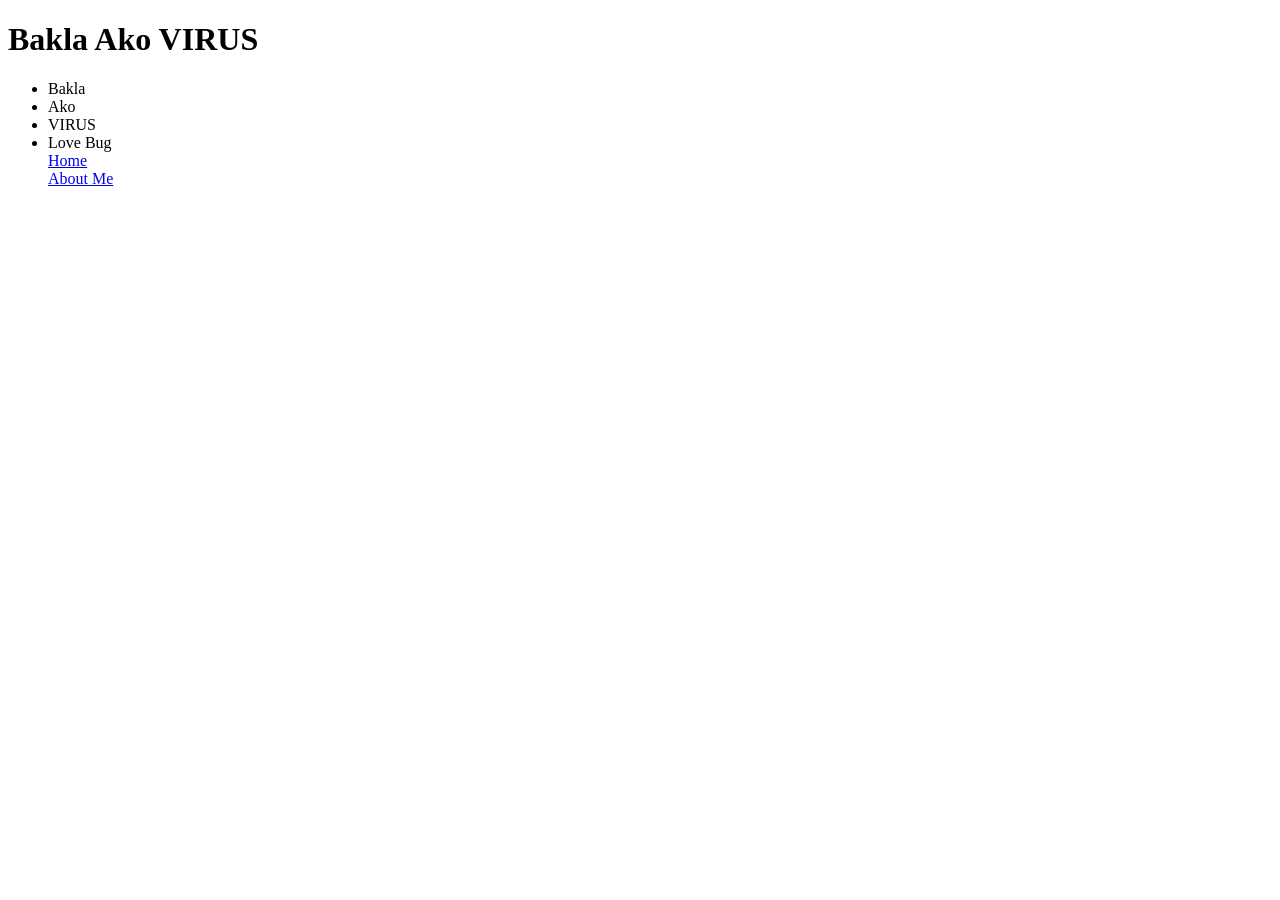
<file: About Me.html>
<!DOCTYPE html>
<html>
   
    <body>
        <h1>
            Bakla Ako VIRUS
        </h1>
        <p>
           
        </p>
        <ul>
            <li>Bakla</li>
            <li>Ako</li>
            <li>VIRUS</li>
            <li>
                Love Bug
            </li>

        <a href = "seanfirst.html">Home</a><br>
        <a href = "About Me.html">About Me</a><br>
    </body>
</html>
</file>
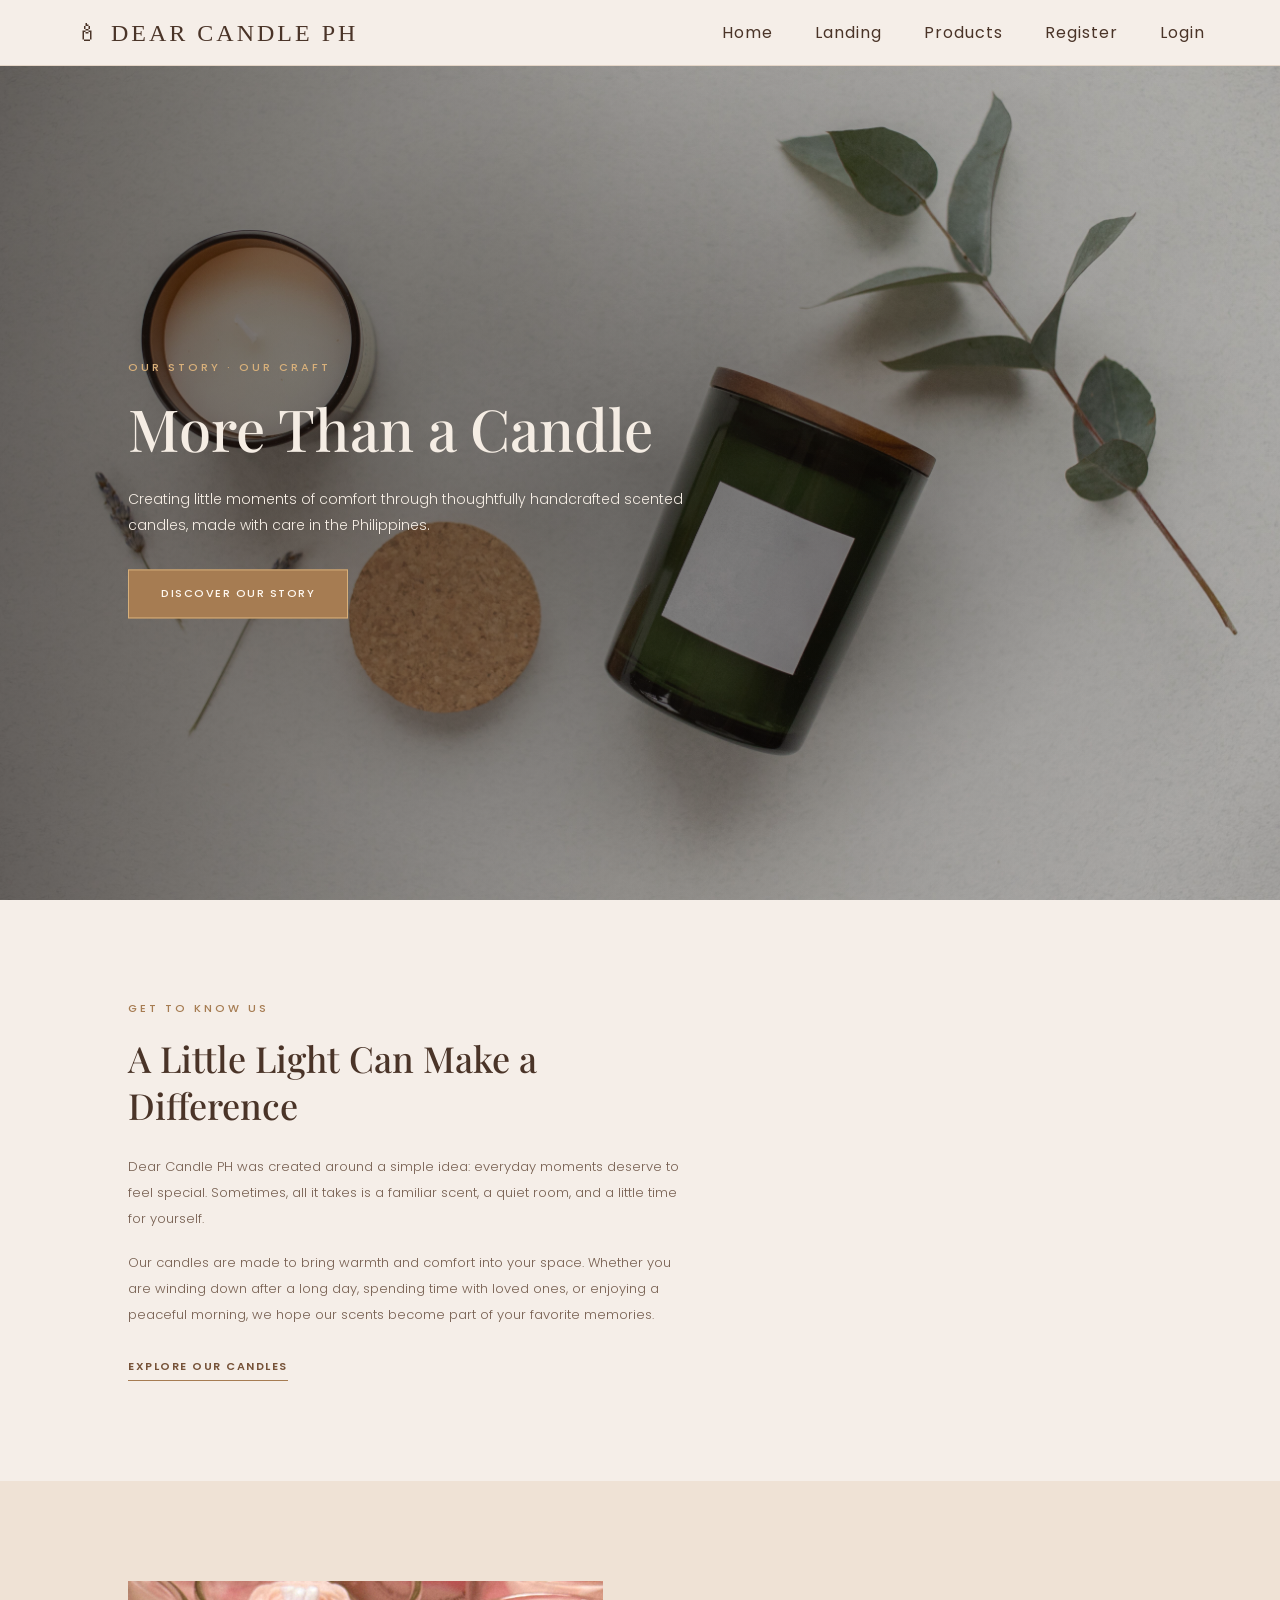
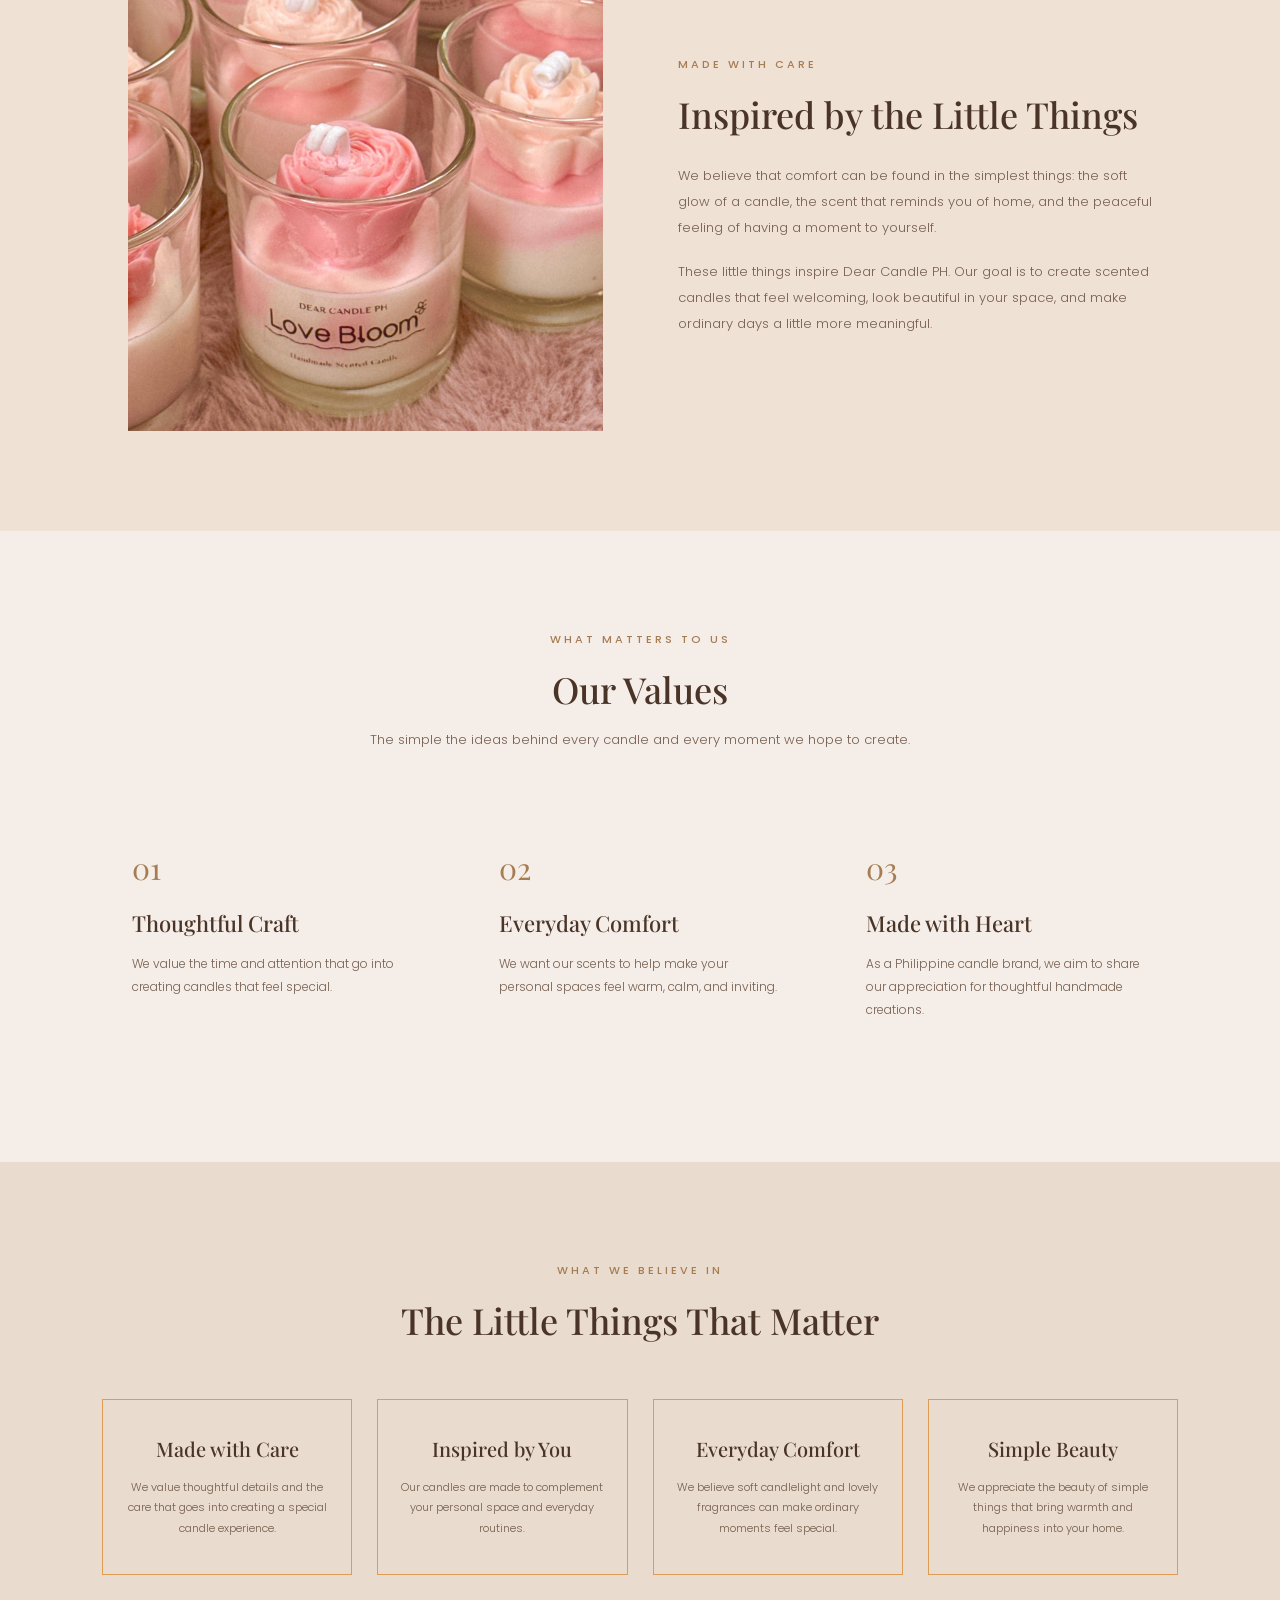
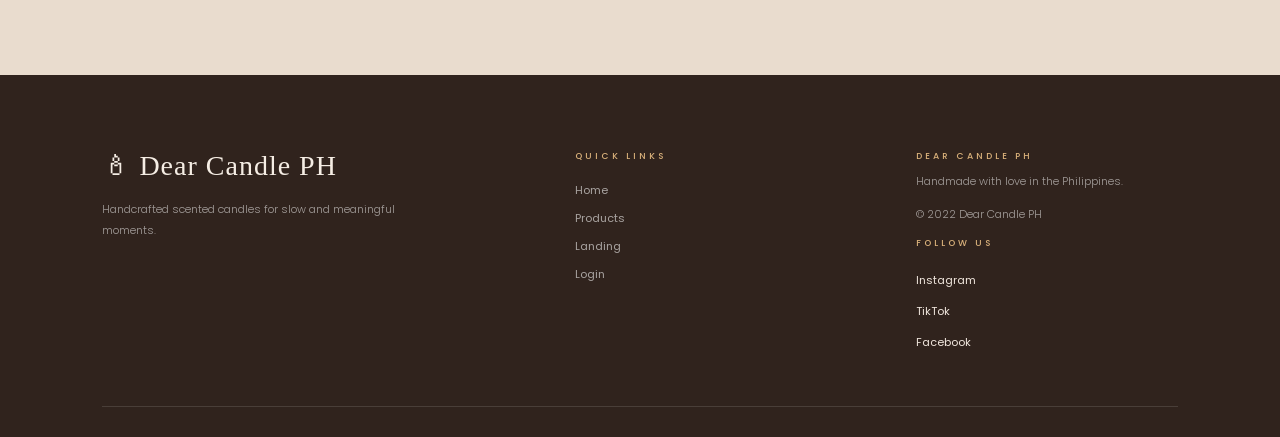
<file: About Us.html>
<!DOCTYPE html>
<html lang="en">
<head>
    <meta charset="UTF-8">
    <meta name="viewport" content="width=device-width, initial-scale=1.0">
    <title>ABOUT US - Dear Candle PH</title>
    <link rel="stylesheet" href="About.css">
    <link rel="preconnect" href="https://fonts.googleapis.com">
    <link rel="preconnect" href="https://fonts.gstatic.com" crossorigin>
    <link href="https://fonts.googleapis.com/css2?family=Playfair+Display:wght@400;500;700;800&family=Poppins:wght@300;400;500;600&display=swap" rel="stylesheet">
</head>
<body>
    <header>
        <div class="logo">
            <h2>🕯 DEAR CANDLE PH</h2>
        </div>

        <nav>
            <a href="Home.html">Home</a>
            <a href="Landing.html">Landing</a>
            <a href="Products.html">Products</a>
            <a href="Register.html">Register</a>
            <a href="LogIn.html">Login</a>
        </nav>
    </header>

    <main>
        <section class="landing">
            <div class="overlay"></div>

            <div class="landing-content">
                <p class="brand-label">OUR STORY · OUR CRAFT</p>
                <h1>More Than a Candle</h1>
                <p class="hero-subtitle">
                    Creating little moments of comfort through thoughtfully
                    handcrafted scented candles, made with care in the Philippines.
                </p>
                <a href="#our-story" class="landing-btn">Discover Our Story</a>
            </div>
        </section>

        <section class="intro-section" id="our-story">
            <div class="intro-text">
                <p class="section-label">GET TO KNOW US</p>
                <h2>A Little Light Can Make a Difference</h2>
                <p>
                    Dear Candle PH was created around a simple idea: everyday
                    moments deserve to feel special. Sometimes, all it takes
                    is a familiar scent, a quiet room, and a little time for yourself.
                </p>
                <p>
                    Our candles are made to bring warmth and comfort into your
                    space. Whether you are winding down after a long day,
                    spending time with loved ones, or enjoying a peaceful
                    morning, we hope our scents become part of your favorite memories.
                </p>
                <a href="Products.html" class="text-btn">EXPLORE OUR CANDLES</a>
            </div>
        </section>

        <section class="story-section">
            <div class="story-image">
                <img src="Images/ABSTORY.jpg" alt="Warm and peaceful candle inspired atmosphere">
            </div>

            <div class="story-text">
                <p class="section-label">MADE WITH CARE</p>
                <h2>Inspired by the Little Things</h2>
                <p>
                    We believe that comfort can be found in the simplest things:
                    the soft glow of a candle, the scent that reminds you of home,
                    and the peaceful feeling of having a moment to yourself.
                </p>
                <p>
                    These little things inspire Dear Candle PH. Our goal is to
                    create scented candles that feel welcoming, look beautiful
                    in your space, and make ordinary days a little more meaningful.
                </p>
            </div>
        </section>

        <section class="values-section">

            <div class="section-heading">
                <p class="section-label"> What Matters to Us</p>
            <h2>Our Values</h2>
                <p>
                    The simple the ideas behind every candle and every moment we hope to create.
                </p>
            </div>

            <div class="values-grid">
                <div class="value-card">
                    <span>01</span>
                    <h3>Thoughtful Craft</h3>
                    <p>
                        We value the time and attention that go into creating
                        candles that feel special.
                    </p>
                </div>

                <div class="value-card">
                    <span>02</span>
                    <h3>Everyday Comfort</h3>
                    <p>
                        We want our scents to help make your personal spaces
                        feel warm, calm, and inviting.
                    </p>
                </div>

                <div class="value-card">
                    <span>03</span>
                    <h3>Made with Heart</h3>
                    <p>
                        As a Philippine candle brand, we aim to share our
                        appreciation for thoughtful handmade creations.
                    </p>
                </div>
            </div>  
        </section>

        <section class="why-us">
            <div class="why-heading">
                <p class="section-label">WHAT WE BELIEVE IN</p>
                <h2>The Little Things That Matter</h2>
            </div>

            <div class="features">

                <div class="feature">
                        <h3>Made with Care</h3>
                        <p>We value thoughtful details and the care that goes into creating a special candle experience.</p>
                </div>

                <div class="feature">
                        <h3>Inspired by You</h3>
                        <p>Our candles are made to complement your personal space and everyday routines.</p>
                </div>

                <div class="feature">
                        <h3>Everyday Comfort</h3>
                        <p>We believe soft candlelight and lovely fragrances can make ordinary moments feel special.</p>
                </div>

                <div class="feature">
                        <h3>Simple Beauty</h3>
                        <p>We appreciate the beauty of simple things that bring warmth and happiness into your home.</p>
                </div>
            </div>
        </section>
    </main>

        <footer>
            
        <div class="footer-content">

            <div class="footer-brand">

                <h2>
                    🕯 Dear Candle PH
                </h2>

                <p>
                    Handcrafted scented candles
                    for slow and meaningful moments.
                </p>

            </div>

            <div class="footer-links">

                <h4>
                    QUICK LINKS
                </h4>

                <a href="Home.html">
                    Home
                </a>

                <a href="Products.html">
                    Products
                </a>

                <a href="Landing.html">
                    Landing
                </a>

                <a href="LogIn.html">
                    Login
                </a>

            </div>

            <div class="footer-contact">

                <h4>
                    DEAR CANDLE PH
                </h4>

                <p>
                    Handmade with love in the Philippines.
                </p>

                <p>
                    © 2022 Dear Candle PH
                </p>

                <div class="footer-social">

                    <h4>FOLLOW US</h4>
                    
                    <a href="https://www.instagram.com/dearcandleph?vrfl=cTR0cHY4enFmMDFh" target="_blank" rel="noopener noreferrer">Instagram</a>
                    <a href="https://www.tiktok.com/@mmbyrash?_r=1&_d=secCgYIASAHKAESPgo8sHZfy0IIYzHArvG7hweTIu1LR%2BpzGYaY%2B0lzwmfnPu3jZCBomyGtmQn8uouo6fHbzQppr98DbElyfd%2FTGgA%3D&_svg=1&checksum=f89539a4568bd236147a3bbc3351ce7c590f8364697bb68c019b168ea6b780d2&item_author_type=2&panel_source_v2=share_panel&reflow_sign_scene=7&rgssign=8.1.w_f-CJrRpM7QNvFMLkdsPQ&sec_uid=MS4wLjABAAAASPgvlIW-87hR4TyVvj2tjvWiQmW5q6wKaQU5RFr9hKGjszwv3gndYzTUNGLu_CPy&sec_user_id=MS4wLjABAAAASFE3OiXRAobG9Y-3LVC0oqTwKBXwSSJF8V0X0dIA4ye1aFXgNGHIUYCuRnQOO8u5&share_app_id=1180&share_author_id=6580598117815648258&share_enter_from=others_homepage&share_link_id=941C1FBA-8200-4B85-9E51-288113DAB3B8&share_region=PH&share_scene=1&sharer_language=en&social_share_type=5&source=h5_t&timestamp=1791768556&tt_from=copy&u_code=ebh8i8j94798mi&ug_btm=b2878%2Cb5836&user_id=7314132227124626438&utm_campaign=client_share&utm_medium=ios&utm_source=copy" target="_blank" rel="noopener noreferrer">TikTok</a>
                    <a href="https://www.facebook.com/candlesbyrash2022/" target="_blank" rel="noopener noreferrer">Facebook</a>
        
                </div>
            </div>
        </div>
    </footer>
</body>
</html>
</file>
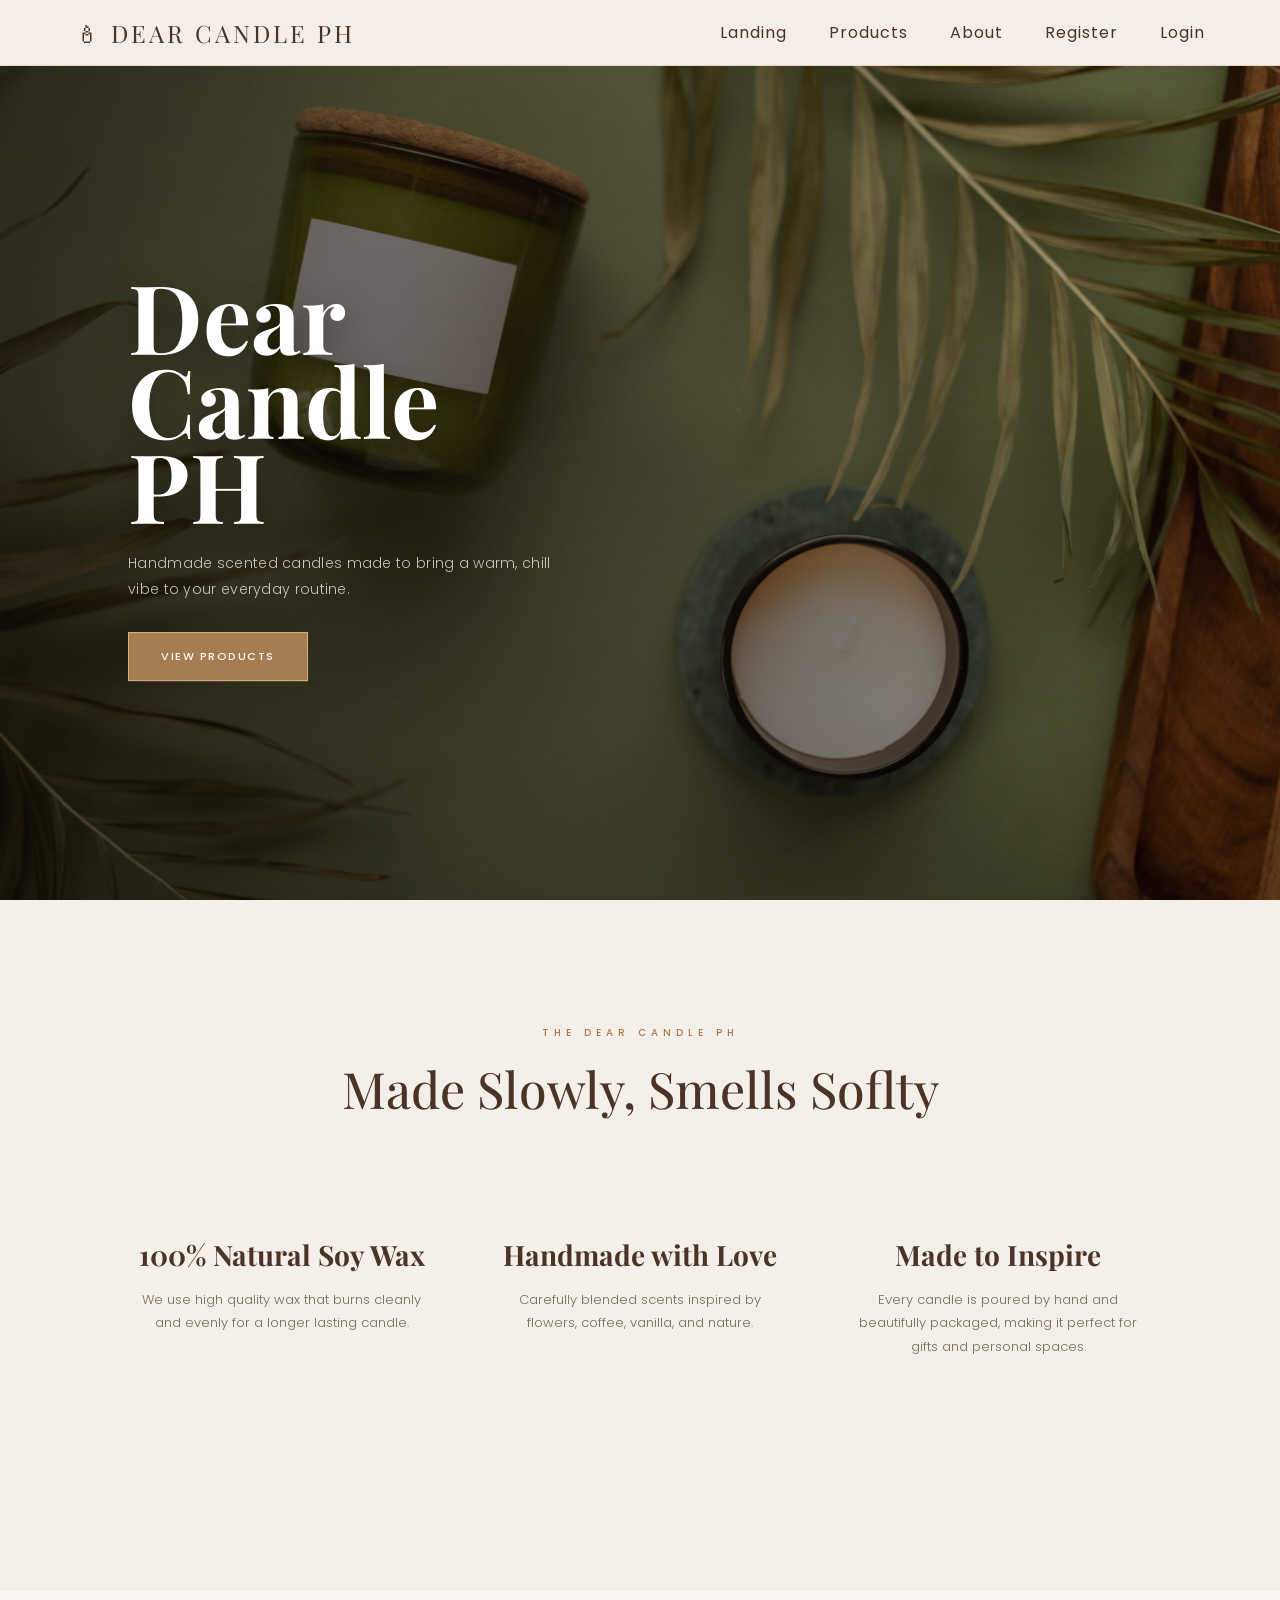
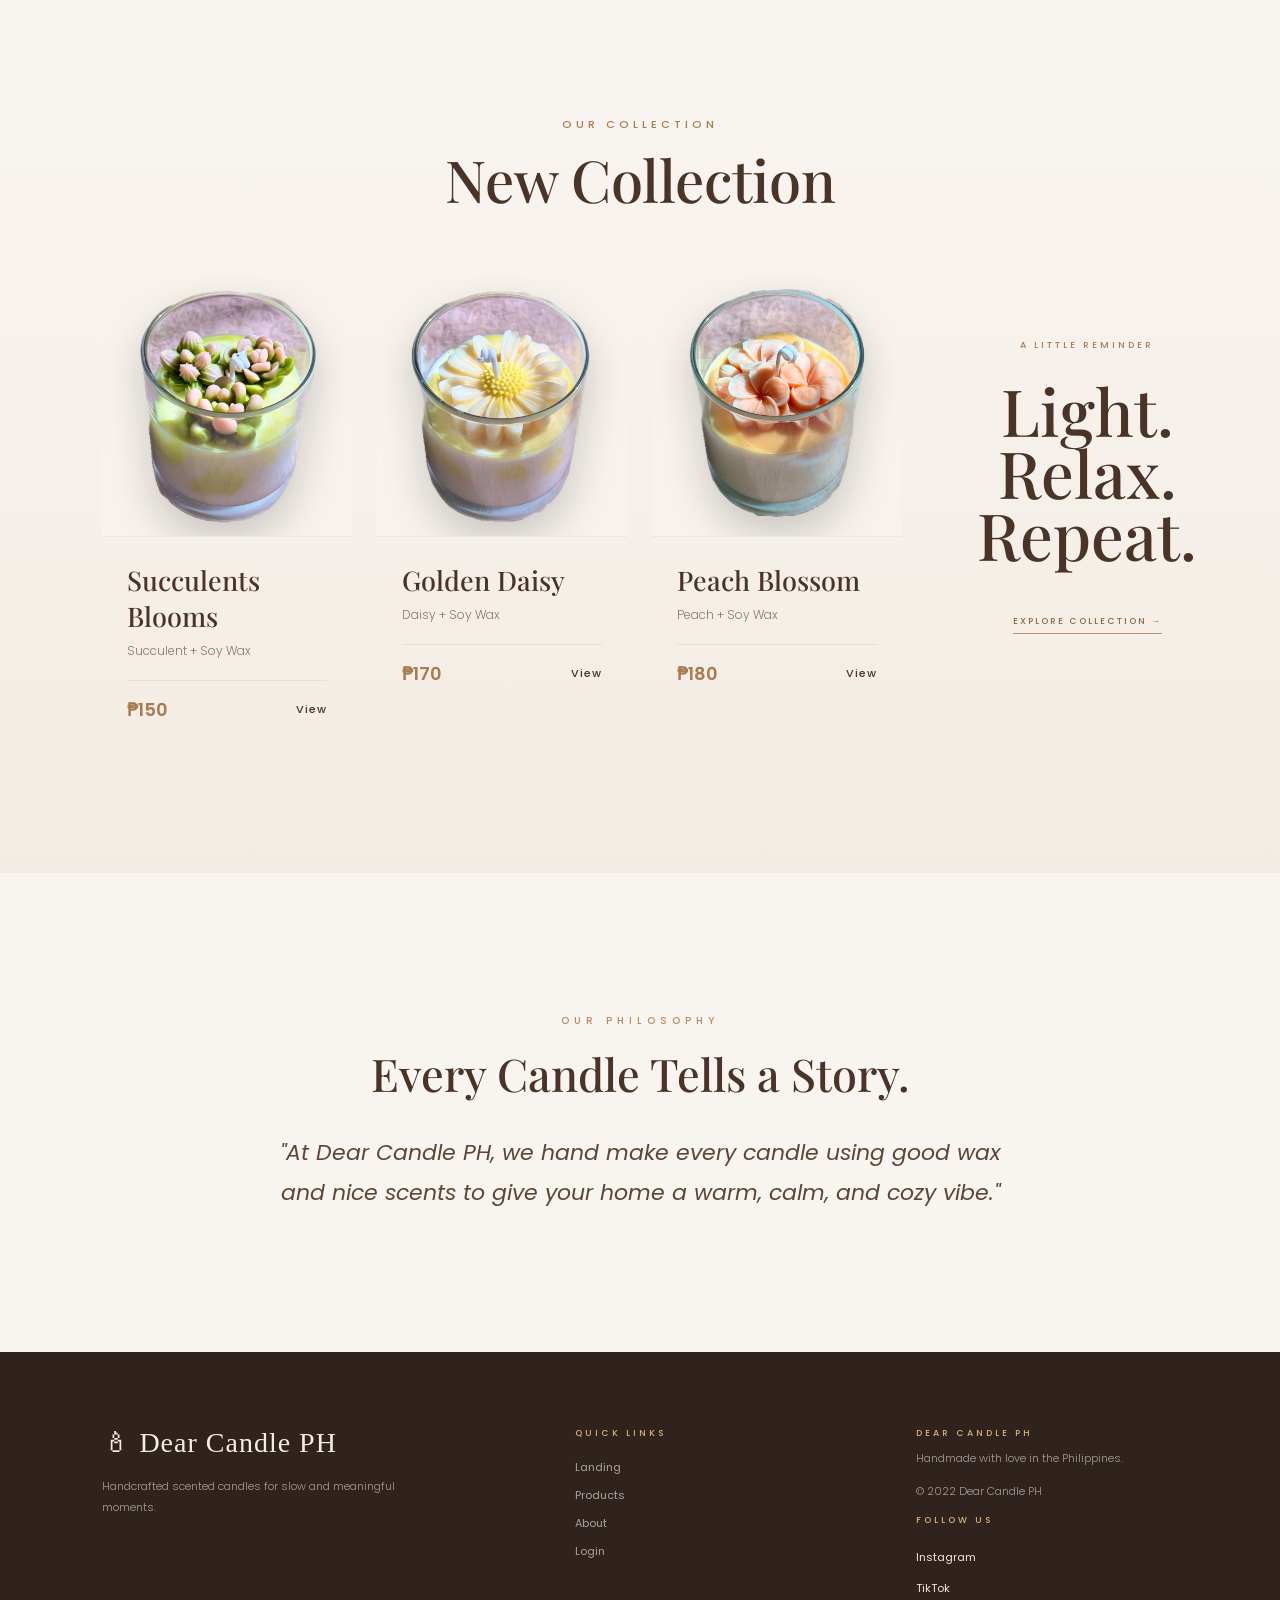
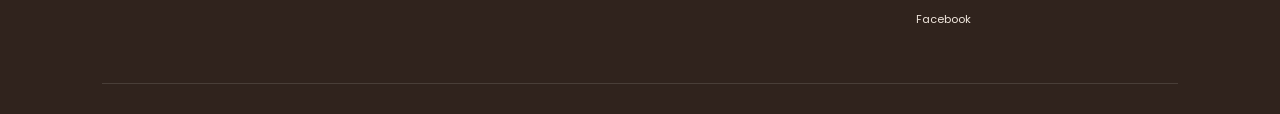
<file: Home.html>
<!DOCTYPE html>
<html lang="en">
<head>
    <meta charset="UTF-8">
    <meta name="viewport" content="width=device-width, initial-scale=1.0">
    <title>HOME - Dear Candle PH</title>
    <link rel="Stylesheet" href="Home.css">
    <link rel="preconnect" href="https://fonts.googleapis.com">
    <link rel="preconnect" href="https://fonts.gstatic.com" crossorigin>
    <link href="https://fonts.googleapis.com/css2?family=Playfair+Display:wght@500;700;800&family=Poppins:wght@300;400;500;600&display=swap" rel="stylesheet">
</head>
<body>

    <section class="landing">

        <div class="overlay"></div>

        <header>

            <div class="logo">
                <h2>🕯 Dear Candle PH </h2>
            </div>

            <nav>

                <a href="Landing.html">Landing</a>
                <a href="Products.html">Products</a>
                <a href="About Us.html">About</a>
                <a href="Register.html">Register</a>
                <a href="LogIn.html">Login</a>

            </nav>
        </header>

        <div class="landing-content">

            <h1>
                Dear<br>
                Candle<br>
                PH
            </h1>
            <p class="hero-subtitle">
                Handmade scented candles made to bring a warm, 
                chill vibe to your everyday routine.
            </p>

            <a href="Products.html" class="landing-btn">
                View Products
            </a>

        </div>

    </section>


    <section class="values">

        <div class="intro">

            <p class="section-label">
                THE DEAR CANDLE PH
            </p>

            <h2>
                Made Slowly, Smells Soflty
            </h2>
        </div>

        <div class="value-container">

            <div class="value-box">
                <h3>
                    100% Natural Soy Wax
                </h3>

                <p>
                    We use high quality wax that burns cleanly and evenly
                    for a longer lasting candle.
                </p>

            </div>

            <div class="value-box">
                <h3>
                    Handmade with Love
                </h3>
                <p>
                    Carefully blended scents inspired by flowers,
                    coffee, vanilla, and nature.
                </p>

            </div>

            <div class="value-box">
                <h3>
                    Made to Inspire
                </h3>
                <p>
                    Every candle is poured by hand and beautifully packaged,
                    making it perfect for gifts and personal spaces.
                </p>

            </div>

        </div>

    </section>


    <section class="best-sellers">

        <div class="section-heading">
            <p>
                OUR COLLECTION
            </p>
            <h2>
                New Collection
            </h2>
        </div>

        <div class="seller-layout">

            <div class="product-grid">

                <div class="product-card">

                    <div class="product-image">

                        <img src="Images/New1.png" alt="Matcha">

                    </div>

                    <div class="product-info">
                        <h3>
                            Succulents Blooms
                        </h3>

                        <p>
                            Succulent + Soy Wax
                        </p>

                        <div class="product-bottom">

                            <span>
                                ₱150
                            </span>

                            <a href="Products.html">
                                View 
                            </a>

                        </div>

                    </div>

                </div>


                <div class="product-card">

                    <div class="product-image">

                        <img src="Images/New2.png" alt="Macchiato">

                    </div>

                    <div class="product-info">
                        <h3>
                            Golden Daisy
                        </h3>

                        <p>
                            Daisy + Soy Wax
                        </p>

                        <div class="product-bottom">

                            <span>
                                ₱170
                            </span>

                            <a href="Products.html">
                                View 
                            </a>

                        </div>

                    </div>

                </div>


                <div class="product-card">

                    <div class="product-image">

                        <img src="Images/New3.png" alt="Ube">

                    </div>

                    <div class="product-info">
                        <h3>
                            Peach Blossom
                        </h3>

                        <p>
                            Peach + Soy Wax
                        </p>

                        <div class="product-bottom">

                            <span>
                                ₱180
                            </span>

                            <a href="Products.html">
                                View 
                            </a>
                        </div>
                    </div>
                </div>
            </div>


            <div class="art-side">
                <div class="quote">
                    <p>
                        A LITTLE REMINDER
                    </p>
                    <h2>
                        Light.<br>
                        Relax.<br>
                        Repeat.
                    </h2>
                    <a href="Products.html">
                        Explore Collection →
                    </a>
                </div>
            </div>
        </div>
    </section>


    <section class="about">

        <div class="about-container">

            <p class="about-label">
                OUR PHILOSOPHY
            </p>

            <h2>
                Every Candle Tells a Story.
            </h2>

            <blockquote>
                "At Dear Candle PH, we hand make every candle using good 
                wax and nice scents to give your home a warm, calm, and cozy vibe."
            </blockquote>

        </div>

    </section>


    <footer>
        
        <div class="footer-content">

            <div class="footer-brand">

                <h2>
                    🕯 Dear Candle PH
                </h2>

                <p>
                    Handcrafted scented candles
                    for slow and meaningful moments.
                </p>

            </div>


            <div class="footer-links">

                <h4>
                    QUICK LINKS
                </h4>

                <a href="Landing.html">
                    Landing
                </a>

                <a href="Products.html">
                    Products
                </a>

                <a href="About Us.html">
                    About
                </a>

                <a href="LogIn.html">
                    Login
                </a>

            </div>


            <div class="footer-contact">

                <h4>
                    DEAR CANDLE PH
                </h4>

                <p>
                    Handmade with love in the Philippines.
                </p>

                <p>
                    © 2022 Dear Candle PH
                </p>

                <div class="footer-social">

                    <h4>FOLLOW US</h4>
                    
                    <a href="https://www.instagram.com/dearcandleph?vrfl=cTR0cHY4enFmMDFh" target="_blank" rel="noopener noreferrer">Instagram</a>
                    <a href="https://www.tiktok.com/@mmbyrash?_r=1&_d=secCgYIASAHKAESPgo8sHZfy0IIYzHArvG7hweTIu1LR%2BpzGYaY%2B0lzwmfnPu3jZCBomyGtmQn8uouo6fHbzQppr98DbElyfd%2FTGgA%3D&_svg=1&checksum=f89539a4568bd236147a3bbc3351ce7c590f8364697bb68c019b168ea6b780d2&item_author_type=2&panel_source_v2=share_panel&reflow_sign_scene=7&rgssign=8.1.w_f-CJrRpM7QNvFMLkdsPQ&sec_uid=MS4wLjABAAAASPgvlIW-87hR4TyVvj2tjvWiQmW5q6wKaQU5RFr9hKGjszwv3gndYzTUNGLu_CPy&sec_user_id=MS4wLjABAAAASFE3OiXRAobG9Y-3LVC0oqTwKBXwSSJF8V0X0dIA4ye1aFXgNGHIUYCuRnQOO8u5&share_app_id=1180&share_author_id=6580598117815648258&share_enter_from=others_homepage&share_link_id=941C1FBA-8200-4B85-9E51-288113DAB3B8&share_region=PH&share_scene=1&sharer_language=en&social_share_type=5&source=h5_t&timestamp=1791768556&tt_from=copy&u_code=ebh8i8j94798mi&ug_btm=b2878%2Cb5836&user_id=7314132227124626438&utm_campaign=client_share&utm_medium=ios&utm_source=copy" target="_blank" rel="noopener noreferrer">TikTok</a>
                    <a href="https://www.facebook.com/candlesbyrash2022/" target="_blank" rel="noopener noreferrer">Facebook</a>
        
                </div>
            </div>
        </div>
    </footer>
</body>
</html>
</file>
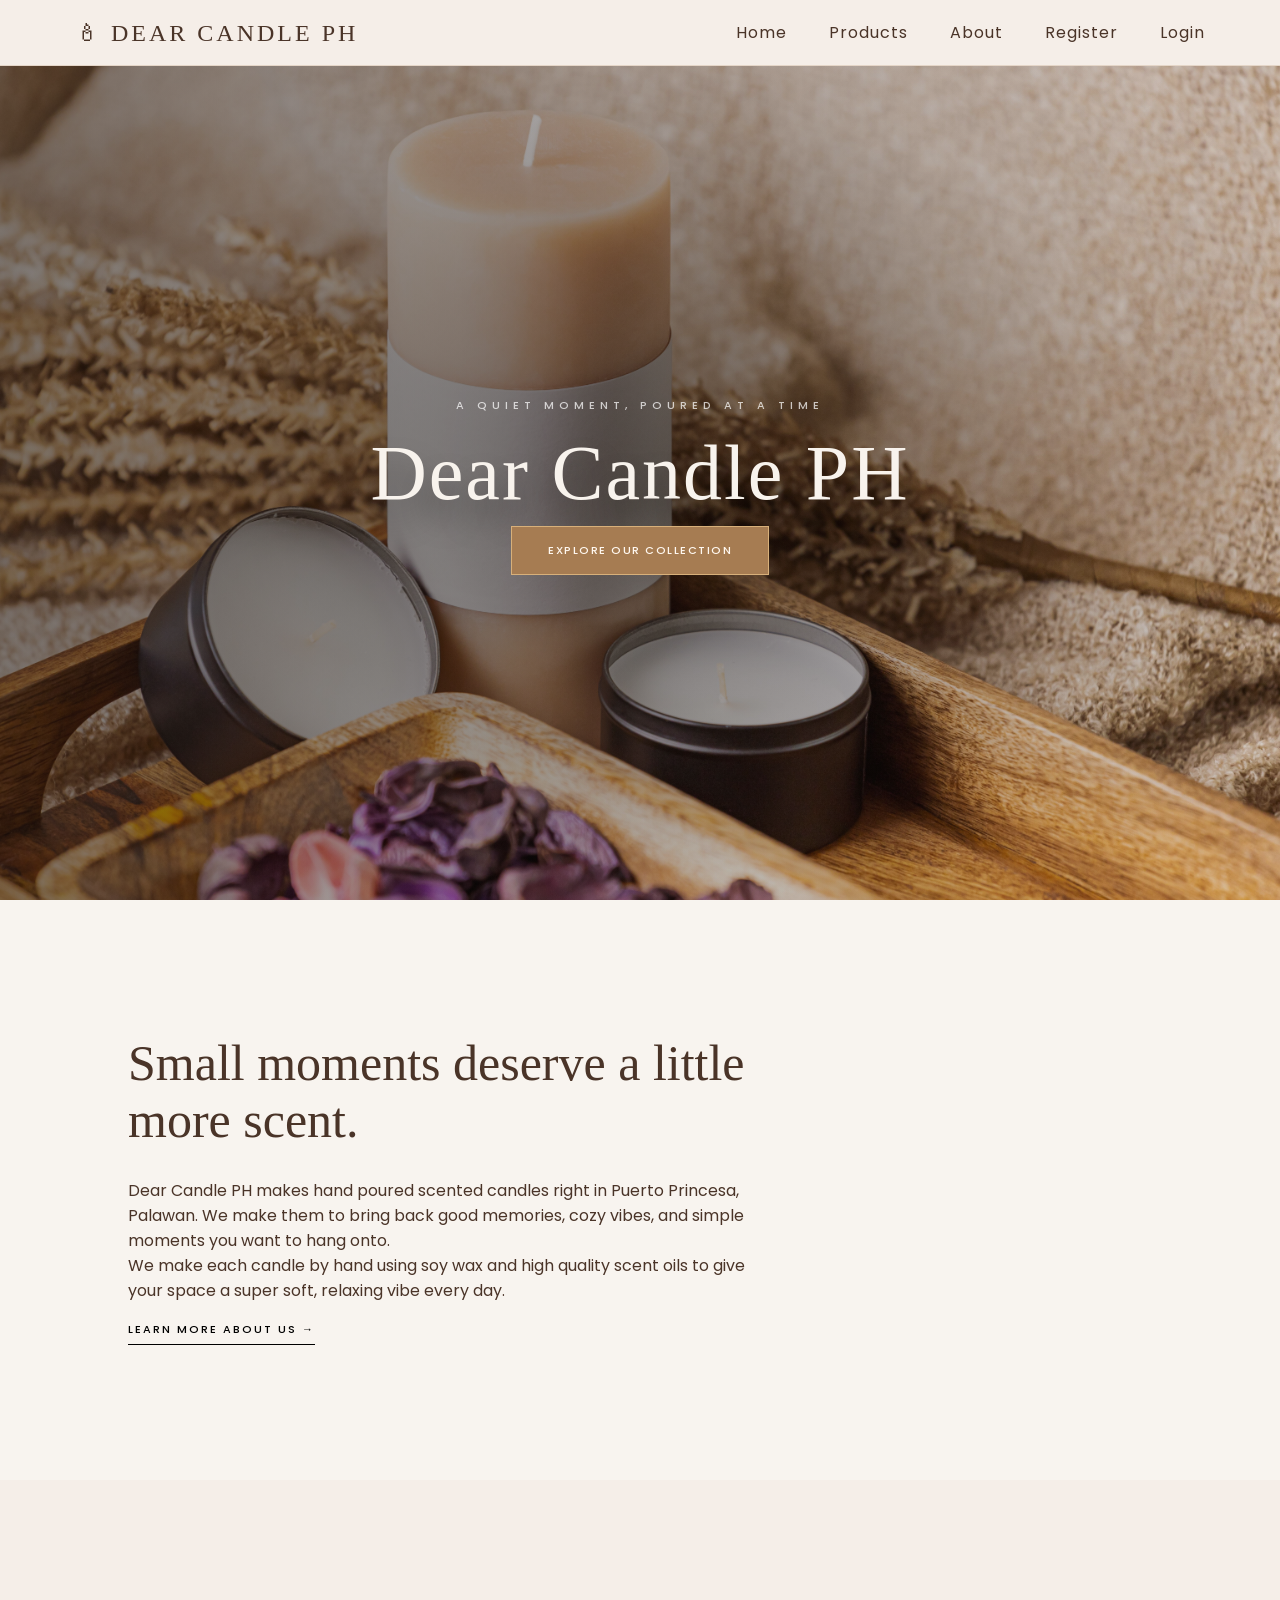
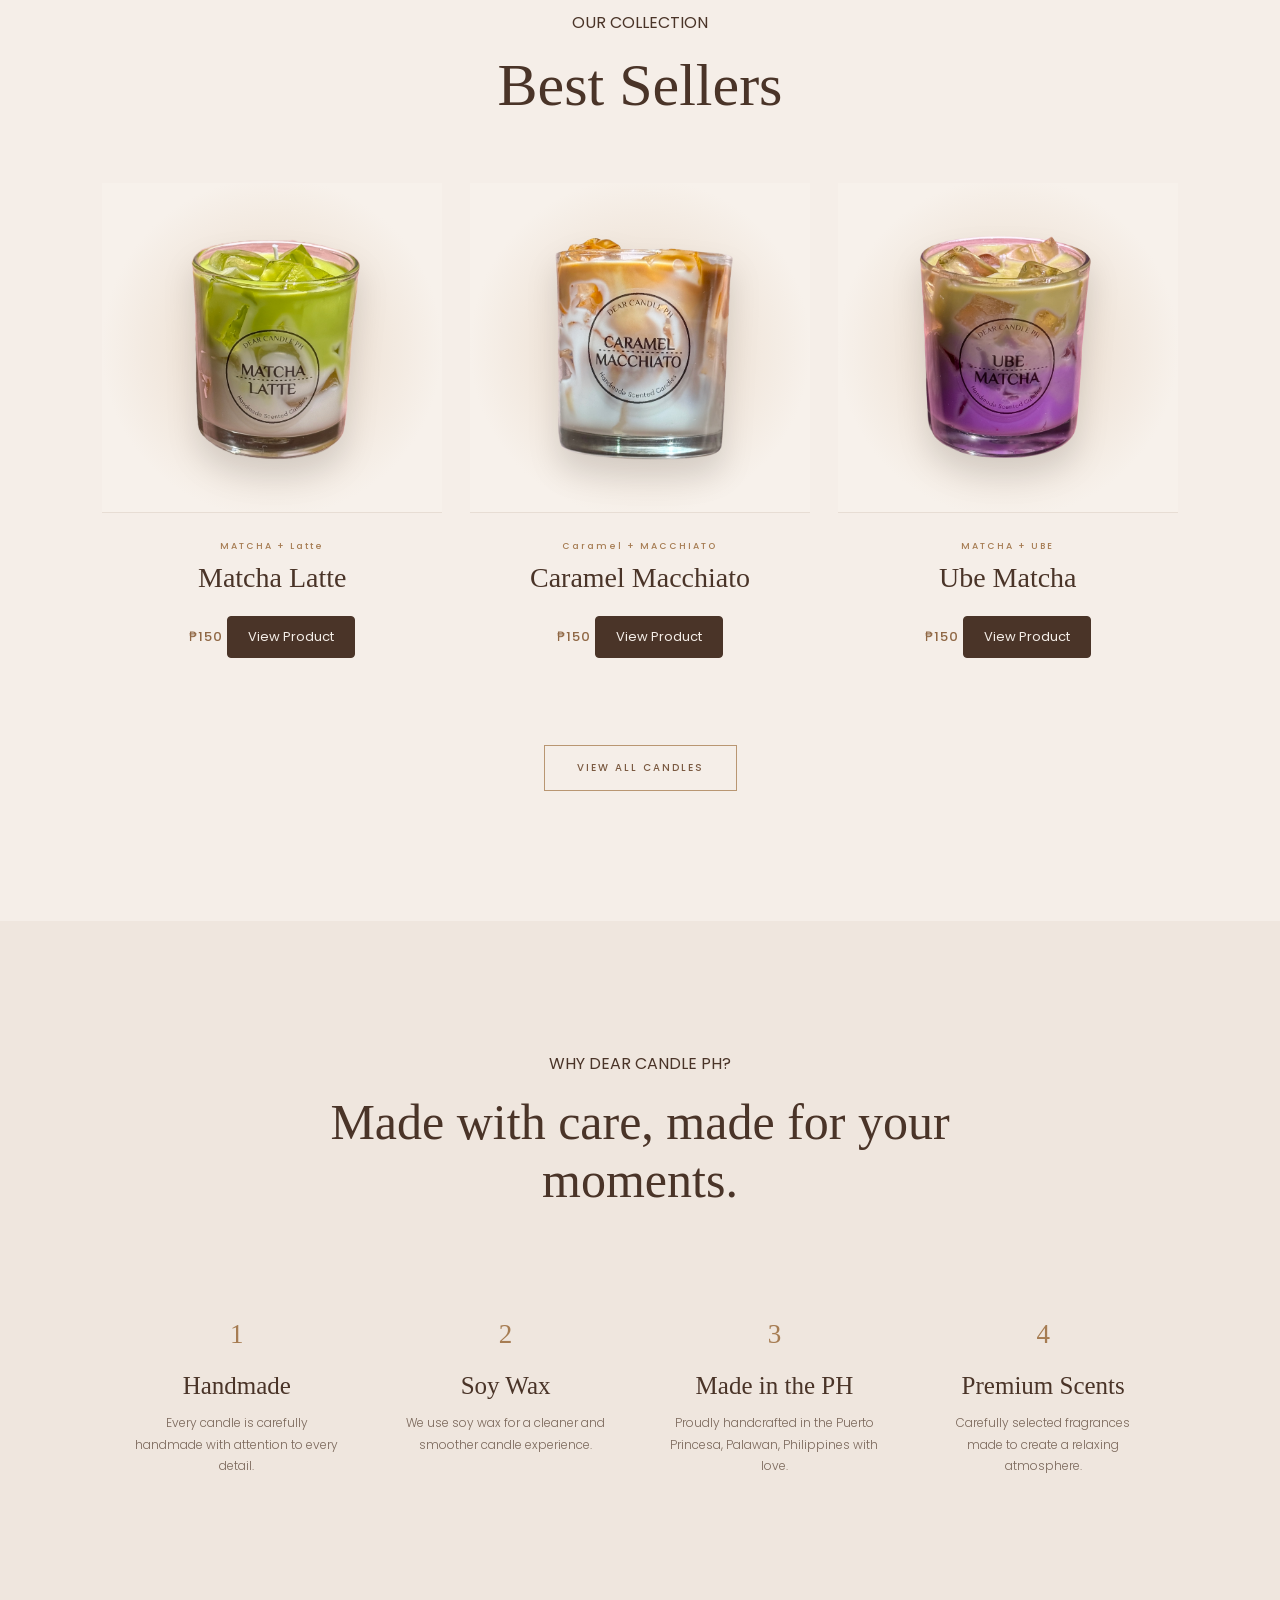
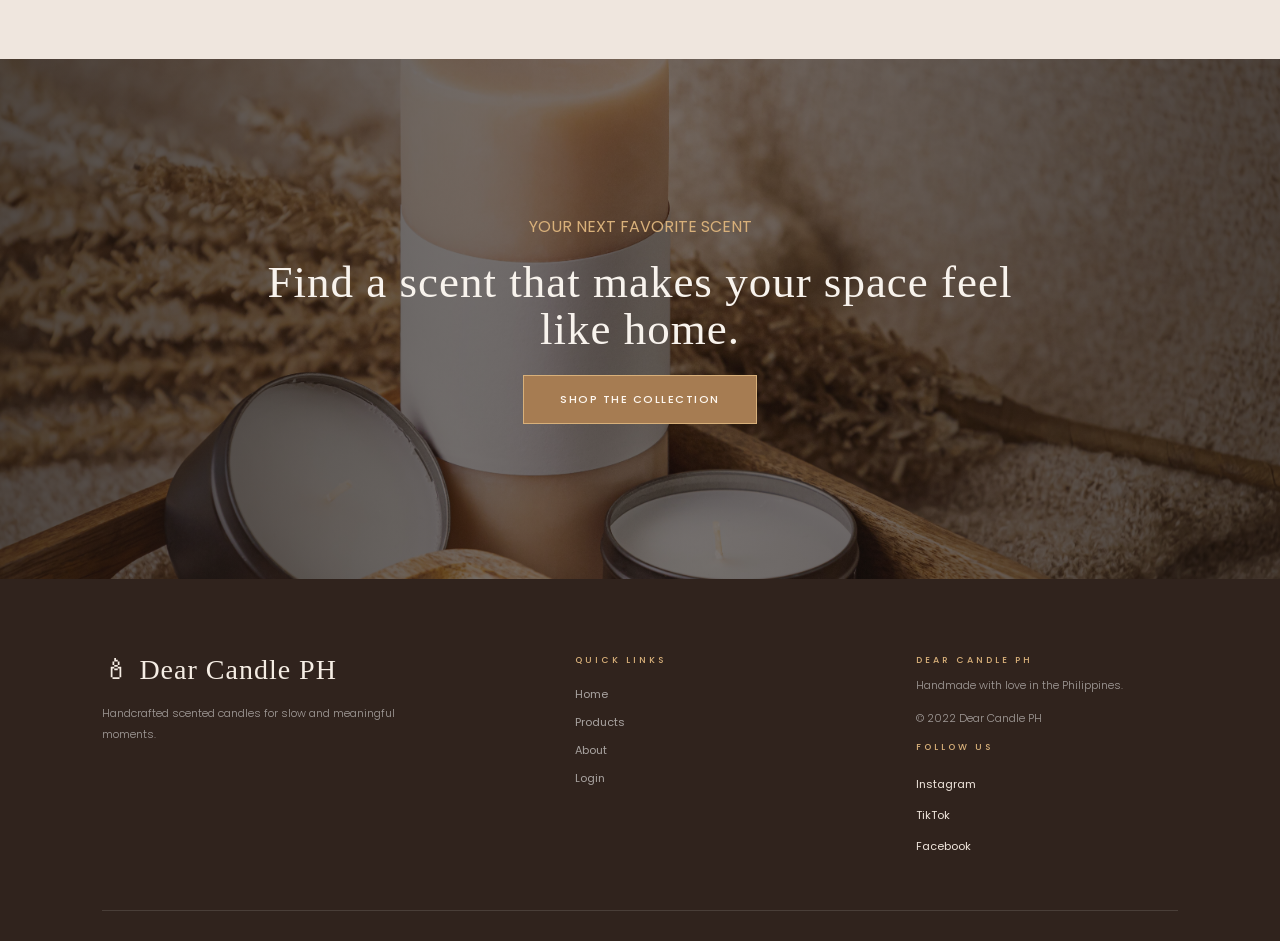
<file: Landing.html>
<!DOCTYPE html>
<html lang="en">
<head>
    <meta charset="UTF-8">
    <meta name="viewport" content="width=device-width, initial-scale=1.0">
    <title>Dear Candle PH</title>
    <link rel="Stylesheet" href="Landing.css">
    <link rel="preconnect" href="https://fonts.googleapis.com">
    <link rel="preconnect" href="https://fonts.gstatic.com" crossorigin>
    <link href="https://fonts.googleapis.com/css2?family=Playfair+Display:wght@500;700;800&family=Poppins:wght@300;400;500;600&display=swap" rel="stylesheet">
</head>
<body>
    <section class="landing">

        <div class="overlay"></div>

        <header>

            <div class="logo">

                <h2>🕯 DEAR CANDLE PH</h2>
                
            </div>

            <nav>

                <a href="Home.html">Home</a>
                <a href="Products.html">Products</a>
                <a href="About Us.html">About</a>
                <a href="Register.html">Register</a>
                <a href="LogIn.html">Login</a>

            </nav>

        </header>

        <div class="landing-content">

            <p class="brand-label">
                A QUIET MOMENT, POURED AT A TIME
            </p>

            <h1>
                Dear Candle PH
            </h1>

            <a href="Products.html" class="landing-btn">
                Explore Our Collection
            </a>

        </div>

    </section>


    <section class="intro-section">

        <div class="intro-text">
            <h2>
                Small moments deserve
                a little more scent.
            </h2>

            <p>
                Dear Candle PH makes hand poured scented candles right in 
                Puerto Princesa, Palawan. We make them to bring back good memories, 
                cozy vibes, and simple moments you want to hang onto.
            </p>

            <p>
                We make each candle by hand using soy wax and high quality 
                scent oils to give your space a super soft, relaxing vibe every day.
            </p>

            <a href="About Us.html" class="text-btn">
                Learn More About Us →
            </a>

        </div>
    </section>


    <section class="best-sellers">
        <div class="section-heading">
            <p class="section-label">
                OUR COLLECTION
            </p>
            <h2>
                Best Sellers
            </h2>
        </div>

        <div class="product-grid">
            <div class="product-card">
                <div class="product-image">
                    <img src="Images/Matcha.png"alt="Matcha Latte Candle">
                </div>
                <div class="product-info">
                    <p class="product-type">MATCHA + Latte</p>
                    <h3>Matcha Latte</h3>
                    <span>₱150</span>
                    <a href="Products.html" class="view-product-btn">View Product</a>
                </div>
            </div>


            <div class="product-card">
                <div class="product-image">
                    <img src="Images/Macchiato.png"
                    alt="Lavender Latte Candle">

                </div>
                <div class="product-info">
                    <p class="product-type">Caramel + MACCHIATO</p>
                    <h3>Caramel Macchiato</h3>
                    <span>₱150</span>
                    <a href="Products.html" class="view-product-btn">View Product</a>
                </div>
            </div>


            <div class="product-card">
                <div class="product-image">
                    <img src="Images/Ube.png" alt="Ube Matcha Candle">
                </div>
                <div class="product-info">
                    <p class="product-type">MATCHA + UBE</p>
                    <h3>Ube Matcha</h3>
                    <span>₱150</span>
                    <a href="Products.html" class="view-product-btn">View Product</a>
                </div>
            </div>
        </div>

        <div class="collection-button">
            <a href="Products.html" class="outline-btn">
                View All Candles
            </a>
        </div>
    </section>


    <section class="why-us">
        <div class="why-heading">
            <p class="section-label">
                WHY DEAR CANDLE PH?
            </p>
            <h2>
                Made with care,
                made for your moments.
            </h2>
        </div>

        <div class="features">
            <div class="feature">
                <div class="feature-icon">
                    1
                </div>
                <h3>
                    Handmade
                </h3>
                <p>
                    Every candle is carefully
                    handmade with attention
                    to every detail.
                </p>
            </div>


            <div class="feature">
                <div class="feature-icon">
                    2
                </div>
                <h3>
                    Soy Wax
                </h3>
                <p>
                    We use soy wax for a
                    cleaner and smoother
                    candle experience.
                </p>
            </div>


            <div class="feature">

                <div class="feature-icon">
                    3
                </div>

                <h3>
                    Made in the PH
                </h3>

                <p>
                    Proudly handcrafted in
                    the Puerto Princesa, Palawan, 
                    Philippines with
                    love.
                </p>

            </div>


            <div class="feature">

                <div class="feature-icon">
                    4
                </div>

                <h3>
                    Premium Scents
                </h3>

                <p>
                    Carefully selected fragrances
                    made to create a relaxing
                    atmosphere.
                </p>

            </div>

        </div>

    </section>


    <section class="cta">

        <div class="cta-content">

            <p class="section-label">
                YOUR NEXT FAVORITE SCENT
            </p>

            <h2>
                Find a scent that makes
                your space feel like home.
            </h2>
            
            <a href="Products.html" class="landing-btn">
                Shop the Collection
            </a>

        </div>

    </section>


    <footer>
        
        <div class="footer-content">

            <div class="footer-brand">

                <h2>
                    🕯 Dear Candle PH
                </h2>

                <p>
                    Handcrafted scented candles
                    for slow and meaningful moments.
                </p>

            </div>


            <div class="footer-links">

                <h4>
                    QUICK LINKS
                </h4>
                <a href="Home.html">
                    Home
                </a>
                <a href="Products.html">
                    Products
                </a>
                <a href="About Us.html">
                    About
                </a>
                <a href="LogIn.html">
                    Login
                </a>

            </div>


            <div class="footer-contact">

                <h4>
                    DEAR CANDLE PH
                </h4>

                <p>
                    Handmade with love in the Philippines.
                </p>

                <p>
                    © 2022 Dear Candle PH
                </p>

                <div class="footer-social">

                    <h4>FOLLOW US</h4>
                    
                    <a href="https://www.instagram.com/dearcandleph?vrfl=cTR0cHY4enFmMDFh" target="_blank" rel="noopener noreferrer">Instagram</a>
                    <a href="https://www.tiktok.com/@mmbyrash?_r=1&_d=secCgYIASAHKAESPgo8sHZfy0IIYzHArvG7hweTIu1LR%2BpzGYaY%2B0lzwmfnPu3jZCBomyGtmQn8uouo6fHbzQppr98DbElyfd%2FTGgA%3D&_svg=1&checksum=f89539a4568bd236147a3bbc3351ce7c590f8364697bb68c019b168ea6b780d2&item_author_type=2&panel_source_v2=share_panel&reflow_sign_scene=7&rgssign=8.1.w_f-CJrRpM7QNvFMLkdsPQ&sec_uid=MS4wLjABAAAASPgvlIW-87hR4TyVvj2tjvWiQmW5q6wKaQU5RFr9hKGjszwv3gndYzTUNGLu_CPy&sec_user_id=MS4wLjABAAAASFE3OiXRAobG9Y-3LVC0oqTwKBXwSSJF8V0X0dIA4ye1aFXgNGHIUYCuRnQOO8u5&share_app_id=1180&share_author_id=6580598117815648258&share_enter_from=others_homepage&share_link_id=941C1FBA-8200-4B85-9E51-288113DAB3B8&share_region=PH&share_scene=1&sharer_language=en&social_share_type=5&source=h5_t&timestamp=1791768556&tt_from=copy&u_code=ebh8i8j94798mi&ug_btm=b2878%2Cb5836&user_id=7314132227124626438&utm_campaign=client_share&utm_medium=ios&utm_source=copy" target="_blank" rel="noopener noreferrer">TikTok</a>
                    <a href="https://www.facebook.com/candlesbyrash2022/" target="_blank" rel="noopener noreferrer">Facebook</a>
        
                </div>
            </div>
        </div>
    </footer>
</body>
</html>
</file>
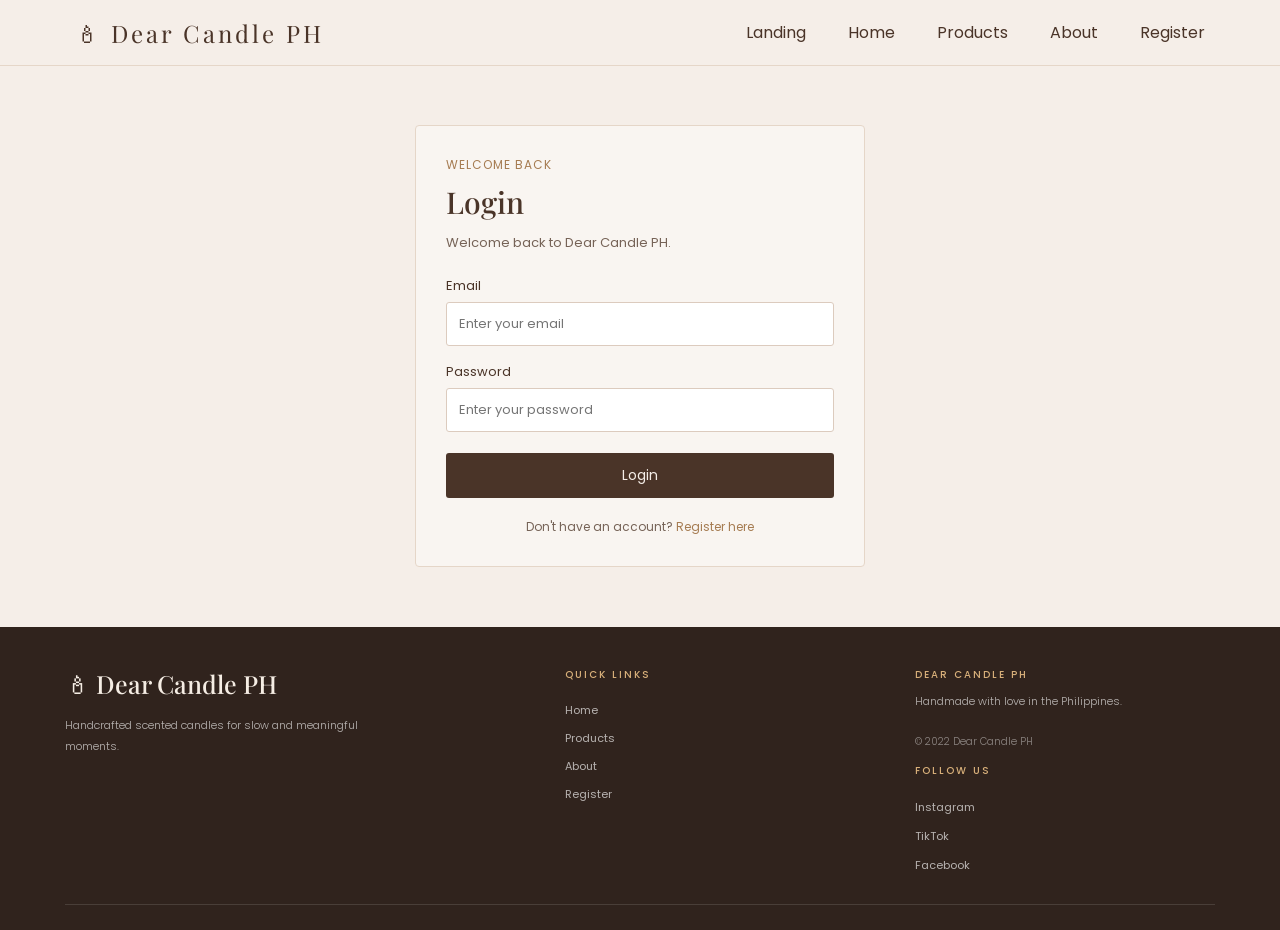
<file: Login.html>
<!DOCTYPE html>
<html lang="en">
<head>
    <meta charset="UTF-8">
    <meta name="viewport" content="width=device-width, initial-scale=1.0">
    <title>LOGIN - Dear Candle PH</title>
    <link rel="stylesheet" href="Auth.css">
    <link rel="preconnect" href="https://fonts.googleapis.com">
    <link rel="preconnect" href="https://fonts.gstatic.com" crossorigin>
    <link href="https://fonts.googleapis.com/css2?family=Playfair+Display:wght@500;700&family=Poppins:wght@300;400;500;600&display=swap" rel="stylesheet">
</head>
<body>

    <header>
        <div class="logo">
            <h2>🕯 Dear Candle PH</h2>
        </div>

        <nav>
            <a href="Landing.html">Landing</a>
            <a href="Home.html">Home</a>
            <a href="Products.html">Products</a>
            <a href="About Us.html">About</a>
            <a href="Register.html">Register</a>
        </nav>
    </header>

    <main class="auth-section">
        <div class="auth-card">
            <p class="section-label">WELCOME BACK</p>
            <h1>Login</h1>
            <p class="auth-description">Welcome back to Dear Candle PH.</p>

            <form>
                <label for="email">Email</label>
                <input type="email" id="email" name="email" placeholder="Enter your email" required>

                <label for="password">Password</label>
                <input type="password" id="password" name="password" placeholder="Enter your password" required>

                <button type="submit">Login</button>
            </form>

            <p class="auth-switch">Don't have an account? <a href="Register.html">Register here</a></p>
        </div>
    </main>

    <footer>
        
        <div class="footer-content">

            <div class="footer-brand">

                <h2>
                    🕯 Dear Candle PH
                </h2>

                <p>
                    Handcrafted scented candles
                    for slow and meaningful moments.
                </p>

            </div>


            <div class="footer-links">

                <h4>
                    QUICK LINKS
                </h4>

                <a href="Home.html">
                    Home
                </a>

                <a href="Products.html">
                    Products
                </a>

                <a href="About Us.html">
                    About
                </a>

                <a href="Register.html">
                    Register
                </a>

            </div>


            <div class="footer-contact">

                <h4>
                    DEAR CANDLE PH
                </h4>

                <p>
                    Handmade with love in the Philippines.
                </p>

                <p>
                    © 2022 Dear Candle PH
                </p>

                <div class="footer-social">

                    <h4>FOLLOW US</h4>
                    
                    <a href="https://www.instagram.com/dearcandleph?vrfl=cTR0cHY4enFmMDFh" target="_blank" rel="noopener noreferrer">Instagram</a>
                    <a href="https://www.tiktok.com/@mmbyrash?_r=1&_d=secCgYIASAHKAESPgo8sHZfy0IIYzHArvG7hweTIu1LR%2BpzGYaY%2B0lzwmfnPu3jZCBomyGtmQn8uouo6fHbzQppr98DbElyfd%2FTGgA%3D&_svg=1&checksum=f89539a4568bd236147a3bbc3351ce7c590f8364697bb68c019b168ea6b780d2&item_author_type=2&panel_source_v2=share_panel&reflow_sign_scene=7&rgssign=8.1.w_f-CJrRpM7QNvFMLkdsPQ&sec_uid=MS4wLjABAAAASPgvlIW-87hR4TyVvj2tjvWiQmW5q6wKaQU5RFr9hKGjszwv3gndYzTUNGLu_CPy&sec_user_id=MS4wLjABAAAASFE3OiXRAobG9Y-3LVC0oqTwKBXwSSJF8V0X0dIA4ye1aFXgNGHIUYCuRnQOO8u5&share_app_id=1180&share_author_id=6580598117815648258&share_enter_from=others_homepage&share_link_id=941C1FBA-8200-4B85-9E51-288113DAB3B8&share_region=PH&share_scene=1&sharer_language=en&social_share_type=5&source=h5_t&timestamp=1791768556&tt_from=copy&u_code=ebh8i8j94798mi&ug_btm=b2878%2Cb5836&user_id=7314132227124626438&utm_campaign=client_share&utm_medium=ios&utm_source=copy" target="_blank" rel="noopener noreferrer">TikTok</a>
                    <a href="https://www.facebook.com/candlesbyrash2022/" target="_blank" rel="noopener noreferrer">Facebook</a>
        
                </div>
            </div>
        </div>
    </footer>
</body>
</html>
</file>
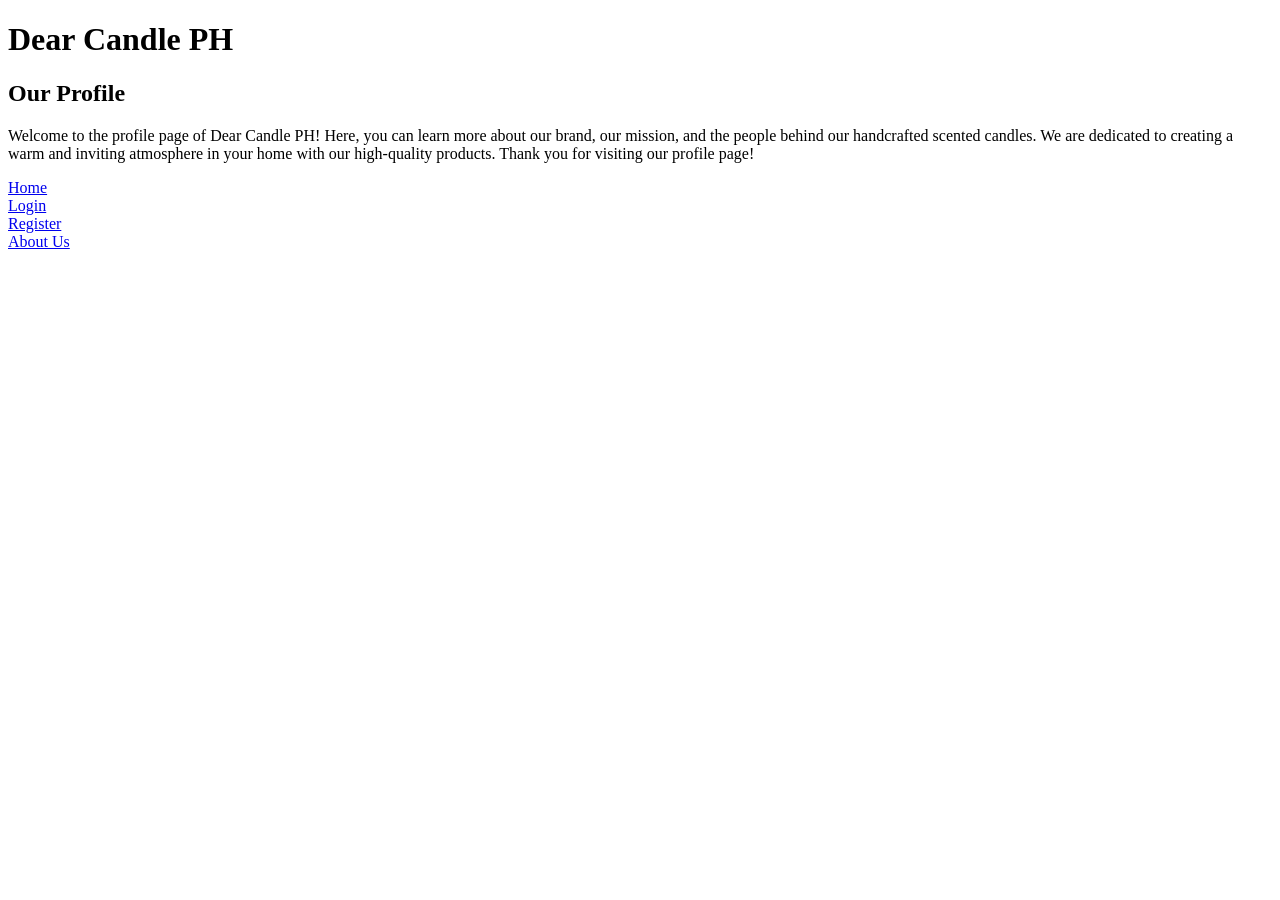
<file: Profile Page.html>
<!DOCTYPE html>
<html lang="en">
<head>
    <meta charset="UTF-8">
    <meta name="viewport" content="width=device-width, initial-scale=1.0">
    <title>Profile</title>
</head>
<body>

    <header>
        <h1>Dear Candle PH</h1>
    </header>

    <main> 
        <h2>Our Profile</h2>

        <p> 
            Welcome to the profile page of Dear Candle PH! Here, you can learn more about our brand, our mission, 
            and the people behind our handcrafted scented candles. We are dedicated to creating a warm and inviting 
            atmosphere in your home with our high-quality products. Thank you for visiting our profile page!
        </p>

        <nav> 
            <a href ="DearCandle.html">Home</a><br>
            <a href = "Login.html">Login</a><br>
            <a href = "Register.html">Register</a><br>
            <a href = "About Us.html">About Us</a><br>

        </nav>
    </main>


</body>
</html>
</file>
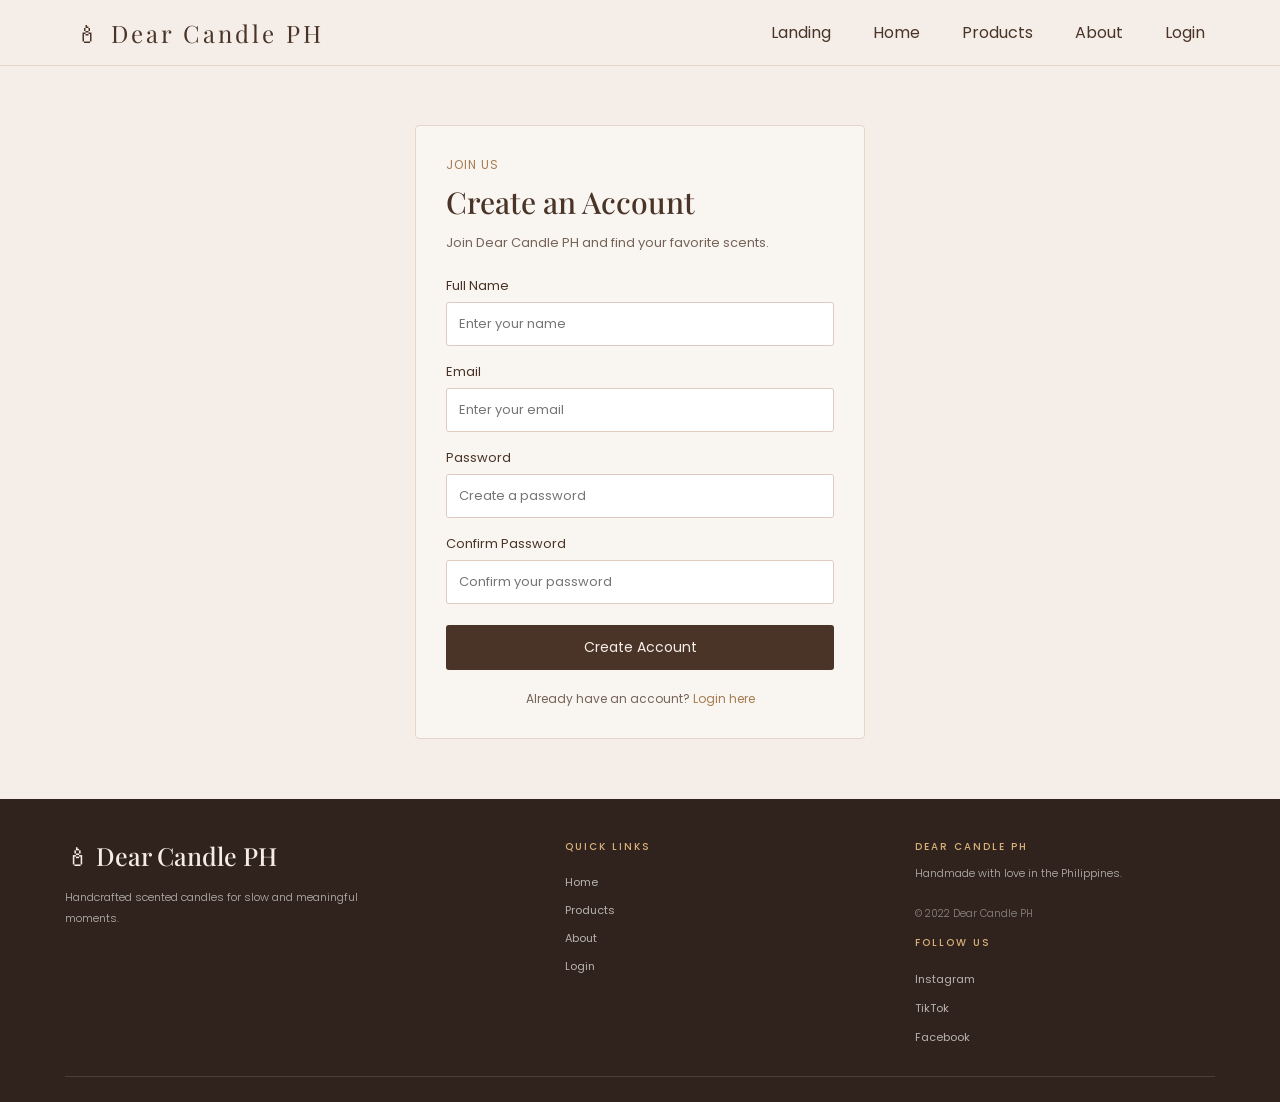
<file: Register.html>
<!DOCTYPE html>
<html lang="en">
<head>
    <meta charset="UTF-8">
    <meta name="viewport" content="width=device-width, initial-scale=1.0">
    <title>REGISTER - Dear Candle PH</title>
    <link rel="stylesheet" href="Auth.css">
    <link rel="preconnect" href="https://fonts.googleapis.com">
    <link rel="preconnect" href="https://fonts.gstatic.com" crossorigin>
    <link href="https://fonts.googleapis.com/css2?family=Playfair+Display:wght@500;700&family=Poppins:wght@300;400;500;600&display=swap" rel="stylesheet">
</head>
<body>

    <header>
        <div class="logo">
            <h2>🕯 Dear Candle PH</h2>
        </div>

        <nav>
            <a href="Landing.html">Landing</a>
            <a href="Home.html">Home</a>
            <a href="Products.html">Products</a>
            <a href="About Us.html">About</a>
            <a href="LogIn.html">Login</a>
        </nav>
    </header>

    <main class="auth-section">
        <div class="auth-card">
            <p class="section-label">JOIN US</p>
            <h1>Create an Account</h1>
            <p class="auth-description">Join Dear Candle PH and find your favorite scents.</p>

            <form>
                <label for="name">Full Name</label>
                <input type="text" id="name" name="name" placeholder="Enter your name" required>

                <label for="email">Email</label>
                <input type="email" id="email" name="email" placeholder="Enter your email" required>

                <label for="password">Password</label>
                <input type="password" id="password" name="password" placeholder="Create a password" required>

                <label for="confirm-password">Confirm Password</label>
                <input type="password" id="confirm-password" name="confirm-password" placeholder="Confirm your password" required>

                <button type="submit">Create Account</button>
            </form>

            <p class="auth-switch">Already have an account? <a href="LogIn.html">Login here</a></p>
        </div>
    </main>

    <footer>
        
        <div class="footer-content">

            <div class="footer-brand">

                <h2>
                    🕯 Dear Candle PH
                </h2>

                <p>
                    Handcrafted scented candles
                    for slow and meaningful moments.
                </p>

            </div>


            <div class="footer-links">

                <h4>
                    QUICK LINKS
                </h4>

                <a href="Home.html">
                    Home
                </a>

                <a href="Products.html">
                    Products
                </a>

                <a href="About Us.html">
                    About
                </a>

                <a href="LogIn.html">
                    Login
                </a>

            </div>


            <div class="footer-contact">

                <h4>
                    DEAR CANDLE PH
                </h4>

                <p>
                    Handmade with love in the Philippines.
                </p>

                <p>
                    © 2022 Dear Candle PH
                </p>

                <div class="footer-social">

                    <h4>FOLLOW US</h4>
                    
                    <a href="https://www.instagram.com/dearcandleph?vrfl=cTR0cHY4enFmMDFh" target="_blank" rel="noopener noreferrer">Instagram</a>
                    <a href="https://www.tiktok.com/@mmbyrash?_r=1&_d=secCgYIASAHKAESPgo8sHZfy0IIYzHArvG7hweTIu1LR%2BpzGYaY%2B0lzwmfnPu3jZCBomyGtmQn8uouo6fHbzQppr98DbElyfd%2FTGgA%3D&_svg=1&checksum=f89539a4568bd236147a3bbc3351ce7c590f8364697bb68c019b168ea6b780d2&item_author_type=2&panel_source_v2=share_panel&reflow_sign_scene=7&rgssign=8.1.w_f-CJrRpM7QNvFMLkdsPQ&sec_uid=MS4wLjABAAAASPgvlIW-87hR4TyVvj2tjvWiQmW5q6wKaQU5RFr9hKGjszwv3gndYzTUNGLu_CPy&sec_user_id=MS4wLjABAAAASFE3OiXRAobG9Y-3LVC0oqTwKBXwSSJF8V0X0dIA4ye1aFXgNGHIUYCuRnQOO8u5&share_app_id=1180&share_author_id=6580598117815648258&share_enter_from=others_homepage&share_link_id=941C1FBA-8200-4B85-9E51-288113DAB3B8&share_region=PH&share_scene=1&sharer_language=en&social_share_type=5&source=h5_t&timestamp=1791768556&tt_from=copy&u_code=ebh8i8j94798mi&ug_btm=b2878%2Cb5836&user_id=7314132227124626438&utm_campaign=client_share&utm_medium=ios&utm_source=copy" target="_blank" rel="noopener noreferrer">TikTok</a>
                    <a href="https://www.facebook.com/candlesbyrash2022/" target="_blank" rel="noopener noreferrer">Facebook</a>
        
                </div>
            </div>
        </div>
    </footer>
</body>
</html>
</file>
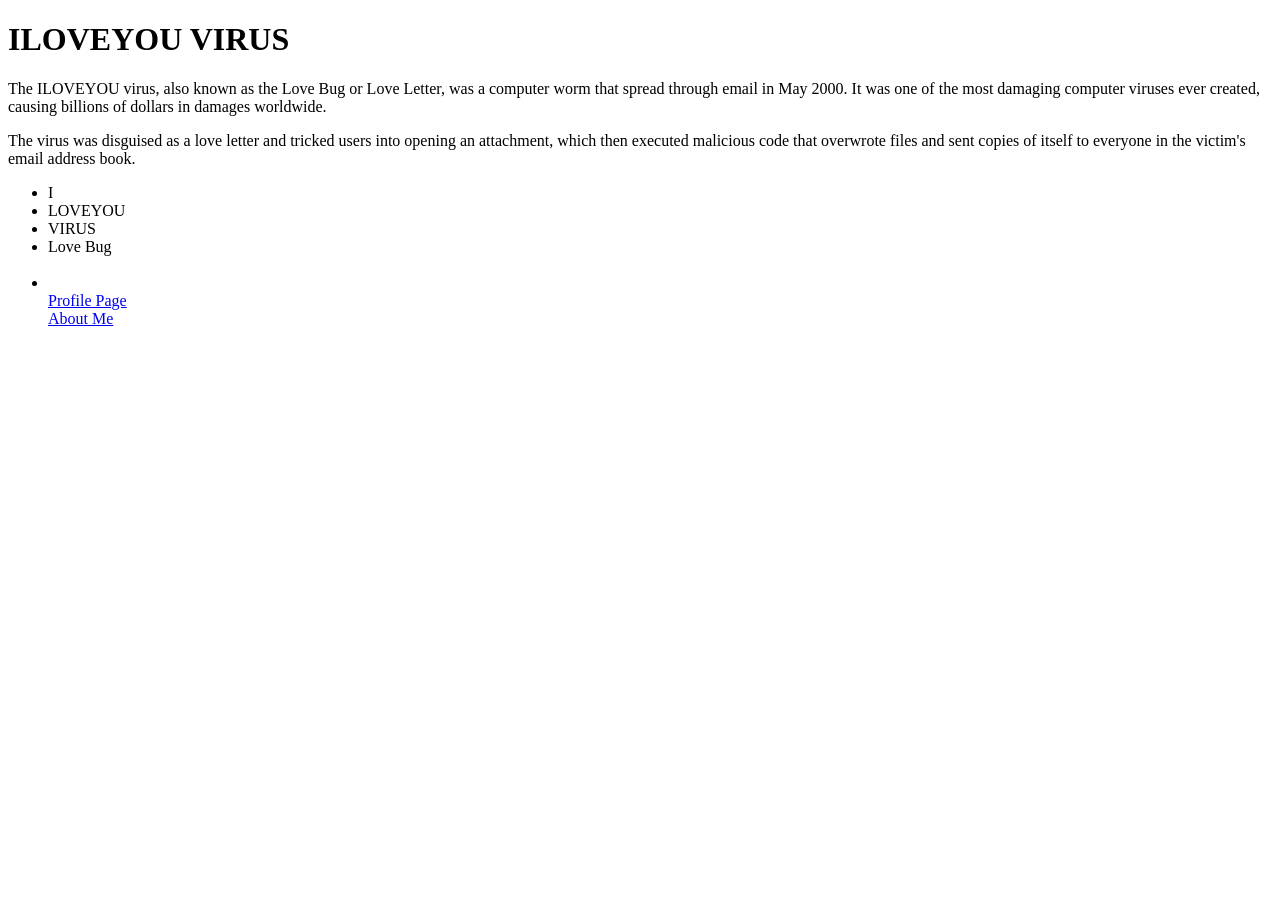
<file: seanfirst.html>
<!DOCTYPE html>
<html>
    <head>
        <title>Sean First</title>
    </head>
    <body>
        <h1>
            ILOVEYOU VIRUS
        </h1>
        <p>
            The ILOVEYOU virus, also known as the Love Bug or Love Letter, 
            was a computer worm that spread through email in May 2000. 
            It was one of the most damaging computer viruses ever created, 
            causing billions of dollars in damages worldwide.
            <div>
               The virus was disguised as a love letter and tricked users into opening 
               an attachment, which then executed malicious code that overwrote 
               files and sent copies of itself to everyone in the victim's 
               email address book.
            </div>
        </p>
        <ul>
            <li>I</li>
            <li>LOVEYOU</li>
            <li>VIRUS</li>
            <li>Love Bug</li><br>
            <li> </li>

        <a href ="Profile Page.html">Profile Page</a><br>
        <a href = "About Me.html">About Me</a><br>
        
    </body>
</html>
</file>
<file: About.css>
* {
    margin: 0;
    padding: 0;
    box-sizing: border-box;
}

html {
    scroll-behavior: smooth;
}

body {
    font-family: "Poppins", sans-serif;
    background: #F5EEE8;
    color: #4A3428;
}

img {
    max-width: 100%;
    display: block;
}

.landing {
    position: relative;
    height: 100vh;
    min-height: 700px;
    background-image: url("Images/ABOUTBG.jpg");
    background-size: cover;
    background-position: center;
    background-repeat: no-repeat;
    overflow: clip;
}

.overlay {
    position: absolute;
    inset: 0;
    background:
        linear-gradient(
            90deg,
            rgba(25,18,14,.55),
            rgba(25,18,14,.25),
            rgba(25,18,14,.12)
        ),
        radial-gradient(
            ellipse 55% 65% at 50% 52%,
            rgba(20,14,11,.45) 0%,
            rgba(20,14,11,.25) 40%,
            rgba(20,14,11,.08) 70%,
            transparent 100%
        );
    z-index: 1;
}


header {
    position: fixed;
    top: 0;
    left: 0;
    width: 100%;
    padding: 20px 75px;
    display: flex;
    justify-content: space-between;
    align-items: center;
    z-index: 1000;
    background: #F5EEE8;
    border-bottom: 1px solid #E5D6C8;
}

header .logo h2 {
    color: #4A3428;
}

header .logo span {
    color: #765238;
}

header nav a {
    color: #4A3428;
}

header nav a:hover {
    color: #A67C52;
}

header nav a::after {
    background: #A67C52;
}

.logo {
    display: flex;
    flex-direction: column;
    align-items: flex-start;
    color: #F5EDE4;
    cursor: pointer;
    transition:
        color .4s ease,
        transform .4s ease,
        text-shadow .4s ease;
}

.logo:hover {
    color: #F8E8D2;
    transform: translateY(-1px);
    text-shadow: 0 0 20px rgba(255,215,140,.45);
}

.logo h2 {
    font-family: "Playfair", serif;
    font-size: 24px;
    font-weight: 400;
    letter-spacing: 3px;
    line-height: 1;
    text-transform: uppercase;
}

nav {
    display: flex;
    gap: 42px;
    position: relative;
}

nav a {
    position: relative;
    text-decoration: none;
    color: #FFFDFB;
    font-size: 16px;
    letter-spacing: 1px;
    transition:
        color .35s ease,
        text-shadow .35s ease;
}


nav a::after {
    content: "";
    position: absolute;
    left: 50%;
    bottom: -8px;
    width: 0;
    height: 3px;
    background: linear-gradient(
        to right,
        #D8B07A,
        #F6E7C9,
        #D8B07A
    );
    transform: translateX(-50%);
    transition: width 0.35s ease;
    box-shadow:
        0 0 6px rgba(255, 220, 170, 0.7),
        0 0 12px rgba(255, 220, 170, 0.35);
}

.landing-content {
    position: absolute;
    top: 50%;
    left: 10%;
    transform: translateY(-35%);
    max-width: 650px;
    color: #F5EDE4;
    z-index: 2;
}

.brand-label,
.section-label {
    color: #A67C52;
    font-size: 11px;
    font-weight: 500;
    letter-spacing: 3px;
    margin-bottom: 18px;
    text-transform: uppercase;
}

.landing-content .brand-label {
    color: #D8B07A;
}

.landing-content h1 {
    font-family: "Playfair Display", serif;
    font-size: 58px;
    font-weight: 500;
    line-height: 1.2;
    margin-bottom: 22px;
}



.hero-subtitle {
    max-width: 560px;
    color: #F5EDE4;
    font-size: 14px;
    font-weight: 300;
    line-height: 1.9;
    margin-bottom: 30px;
}

.landing-btn {
    display: inline-block;
    padding: 15px 32px;
    border: 1px solid #D8B07A;
    background: #A67C52;
    color: #FFF8F0;
    font-family: "Poppins", sans-serif;
    font-size: 11px;
    font-weight: 500;
    letter-spacing: 1.5px;
    text-decoration: none;
    text-transform: uppercase;
    transition: background 0.3s ease, color 0.3s ease;
}

.landing-btn:hover {
    background: #F5EEE8;
    color: #4A3428;
}

.intro-section {
    padding: 100px 10%;
    display: grid;
    grid-template-columns: 1.2fr .8fr;
    align-items: center;
    gap: 80px;
    background: #F5EEE8;
}

.intro-text h2,
.story-text h2,
.section-heading h2,
.why-heading h2 {
    font-family: "Playfair Display", serif;
    color: #4A3428;
    font-size: 36px;
    font-weight: 500;
    line-height: 1.3;
    margin-bottom: 25px;
}

.intro-text p:not(.section-label),
.story-text p:not(.section-label),
.section-heading > p:not(.section-label) {
    color: #765F50;
    font-size: 13px;
    font-weight: 300;
    line-height: 2;
    margin-bottom: 18px;
}

.text-btn {
    display: inline-block;
    margin-top: 12px;
    color: #765238;
    font-size: 11px;
    font-weight: 600;
    letter-spacing: 1.5px;
    text-decoration: none;
    border-bottom: 1px solid #A67C52;
    padding-bottom: 5px;
}

.text-btn:hover {
    color: #A67C52;
}

.story-section {
    padding: 100px 10%;
    display: grid;
    grid-template-columns: 1fr 1fr;
    align-items: center;
    gap: 75px;
    background: #EFE2D5;
}

.story-image {
    width: 100%;
    height: 450px;
    overflow: hidden;
}

.story-image img {
    width: 100%;
    height: 100%;
    object-fit: cover;
}

.story-text h2 {
    margin-bottom: 25px;
}

.values-section {
    padding: 100px 8%;
    background: #F5EEE8;
}

.section-heading {
    max-width: 650px;
    margin: 0 auto 55px;
    text-align: center;
}

.section-heading h2 {
    margin-bottom: 15px;
}

.section-heading > p:not(.section-label) {
    margin-bottom: 0;
}

.values-grid {
    display: grid;
    grid-template-columns: repeat(3, 1fr);
    gap: 25px;
    max-width: 1150px;
    margin: 0 auto;
}

.value-card {
    padding: 40px 30px;
}

.value-card span {
    display: block;
    color: #A67C52;
    font-family: "Playfair Display", serif;
    font-size: 30px;
    margin-bottom: 20px;
}

.value-card h3 {
    font-family: "Playfair Display", serif;
    color: #4A3428;
    font-size: 22px;
    font-weight: 500;
    margin-bottom: 15px;
}

.value-card p {
    color: #765F50;
    font-size: 12px;
    font-weight: 300;
    line-height: 1.9;
}

.why-us {
    padding: 100px 8%;
    background: #E9DCCE;
}

.why-heading {
    text-align: center;
    margin-bottom: 55px;
}

.why-heading h2 {
    margin-bottom: 0;
}

.features {
    display: grid;
    grid-template-columns: repeat(4, 1fr);
    gap: 25px;
    max-width: 1200px;
    margin: 0 auto;
}

.feature {
    padding: 35px 22px;
    text-align: center;
    border: 1px solid #db862bbd;
}

.feature h3 {
    font-family: "Playfair Display", serif;
    color: #4A3428;
    font-size: 20px;
    font-weight: 500;
    margin-bottom: 15px;
}

.feature p {
    color: #765F50;
    font-size: 11px;
    font-weight: 300;
    line-height: 1.9;
}

.logo {
    cursor: default;
    transition: none;
}

.logo:hover {
    color: inherit;
    transform: none;
    text-shadow: none;
}

.footer-links a:hover {
    color: #F5EDE4;
    transform: none;
}

.footer-social a:hover {
    color: #EFE5DC;
}

nav a:hover {
    color: #A67C52;
}

footer {
    background: #30231D;
    color: #F5EDE4;
    padding: 75px 8% 30px;
}

.footer-content {
    max-width: 1150px;
    margin: 0 auto;
    display: grid;
    grid-template-columns: 1.5fr 1fr 1fr;
    gap: 80px;
    padding-bottom: 55px;
    border-bottom: 1px solid rgba(255,255,255,.12);
}

.footer-brand h2 {
    font-family: "Playfair", serif;
    font-size: 28px;
    font-weight: 500;
    letter-spacing: 1px;
    margin-bottom: 17px;
}

.footer-brand p,
.footer-contact p {
    max-width: 330px;
    color: rgba(255,255,255,.55);
    font-size: 11px;
    font-weight: 300;
    line-height: 1.9;
}

.footer-links {
    display: flex;
    flex-direction: column;
    gap: 11px;
}

.footer-links h4,
.footer-contact h4 {
    font-size: 9px;
    font-weight: 500;
    letter-spacing: 3px;
    color: #D8B07A;
    margin-bottom: 8px;
}

.footer-links a {
    width: fit-content;
    color: rgba(255,255,255,.58);
    font-size: 11px;
    text-decoration: none;
    transition:
        color .3s ease,
        transform .3s ease;
}

.footer-links a:hover {
    color: #F5EDE4;
    transform: translateX(4px);
}

.footer-contact p {
    margin-bottom: 12px;
}

.footer-contact p:last-child {
    margin-top: 25px;
    color: rgba(255,255,255,.28);
    font-size: 9px;
    letter-spacing: 1px;
}

.footer-social {
    display: flex;
    flex-direction: column;
    gap: 14px;
}

.footer-social h4 {
    font-size: 9px;
    font-weight: 500;
    letter-spacing: 3px;
    color: #D8B07A;
    margin-bottom: 8px;
}

.footer-social a {
    color: rgba(255,255,255,.58);
    font-size: 11px;
    text-decoration: none;
    transition: color .3s ease;
}

.footer-social a:hover {
    color: #F5EDE4;
}

.footer-container {
    display: flex;
    justify-content: space-between;
    align-items: flex-start;
    flex-wrap: wrap;
    gap: 70px;
}

.footer-social {
    display: flex;
    flex-direction: column;
    gap: 14px;
}

.footer-social h4 {
    font-size: 9px;
    font-weight: 500;
    letter-spacing: 3px;
    color: #D8B07A;
    margin-bottom: 8px;
}

.footer-social a {
    color: #EFE5DC;
    text-decoration: none;
    font-size: 11px;
    transition: color .3s ease;
}

.footer-social a:hover {
    color: #D7A56D;
}                                                                           

@media (max-width: 1200px) {
    header {
        padding: 20px 5%;
        gap: 20px;
    }

    nav {
        gap: 24px;
    }

    .landing-content {
        left: 7%;
        width: 86%;
        max-width: 650px;
    }

    .landing-content h1 {
        font-size: 52px;
    }

    .intro-section,
    .story-section {
        padding: 80px 7%;
        gap: 45px;
    }

    .values-section,
    .why-us {
        padding: 80px 6%;
    }

    .values-grid {
        gap: 20px;
    }

    .value-card {
        padding: 30px 24px;
    }

    .features {
        grid-template-columns: repeat(2, minmax(0, 1fr));
        gap: 20px;
    }

    .footer-content {
        gap: 40px;
    }
}

@media (max-width: 900px) {
    header {
        padding: 18px 4%;
        gap: 18px;
    }

    .logo h2 {
        font-size: 19px;
        letter-spacing: 2px;
    }

    nav {
        gap: 14px;
    }

    nav a {
        font-size: 12px;
        letter-spacing: 0;
    }

    .landing {
        height: 720px;
        min-height: 0;
        background-position: center;
    }

    .landing-content {
        left: 6%;
        width: 88%;
        max-width: 600px;
        transform: translateY(-25%);
    }

    .landing-content h1 {
        font-size: 46px;
        line-height: 1.2;
    }

    .brand-label,
    .section-label {
        font-size: 10px;
        letter-spacing: 2px;
        line-height: 1.8;
    }

    .hero-subtitle {
        max-width: 500px;
        font-size: 13px;
    }

    .intro-section,
    .story-section {
        grid-template-columns: minmax(0, 1fr);
        gap: 35px;
        padding: 70px 7%;
    }

    .intro-text h2,
    .story-text h2,
    .section-heading h2,
    .why-heading h2 {
        font-size: 32px;
    }

    .intro-quote {
        padding: 40px 30px;
    }

    .story-image {
        height: 380px;
    }

    .values-section,
    .why-us {
        padding: 70px 6%;
    }

    .section-heading {
        margin-bottom: 40px;
    }

    .values-grid {
        grid-template-columns: repeat(2, minmax(0, 1fr));
        gap: 18px;
    }

    .value-card {
        padding: 28px 22px;
        min-width: 0;
    }

    .features {
        grid-template-columns: repeat(2, minmax(0, 1fr));
        gap: 18px;
    }

    .feature {
        padding: 30px 20px;
        min-width: 0;
    }

    footer {
        padding: 60px 6% 30px;
    }

    .footer-content {
        grid-template-columns: repeat(2, minmax(0, 1fr));
        gap: 35px;
    }
}

@media (max-width: 600px) {
    header {
        position: absolute;
        top: 0;
        left: 0;
        width: 100%;
        padding: 18px 12px;
        flex-direction: column;
        justify-content: center;
        gap: 18px;
    }

    .logo {
        align-items: center;
    }

    .logo h2 {
        font-size: 17px;
        letter-spacing: 1.5px;
        text-align: center;
    }

    nav {
        width: 100%;
        display: flex;
        justify-content: center;
        flex-wrap: wrap;
        gap: 12px 16px;
    }

    nav a {
        font-size: 12px;
    }

    nav a::after {
        bottom: -5px;
        height: 2px;
    }

    .landing {
        height: 700px;
        min-height: 0;
        background-size: cover;
        background-position: 58% center;
    }

    .landing-content {
        top: 54%;
        left: 0;
        width: 100%;
        max-width: none;
        padding: 0 22px;
        transform: translateY(-20%);
        text-align: center;
    }

    .landing-content .brand-label {
        margin-bottom: 16px;
        font-size: 9px;
        letter-spacing: 2px;
    }

    .landing-content h1 {
        margin-bottom: 20px;
        font-size: clamp(34px, 9vw, 44px);
        line-height: 1.2;
        overflow-wrap: normal;
    }

    .title-line {
        margin: 0 auto 22px;
    }

    .hero-subtitle {
        max-width: 100%;
        margin: 0 auto 25px;
        font-size: 12px;
        line-height: 1.9;
    }

    .landing-btn {
        max-width: 100%;
        padding: 13px 18px;
        font-size: 10px;
        letter-spacing: 1px;
        text-align: center;
    }

    .intro-section,
    .story-section {
        grid-template-columns: minmax(0, 1fr);
        gap: 30px;
        padding: 55px 22px;
    }

    .intro-text h2,
    .story-text h2,
    .section-heading h2,
    .why-heading h2 {
        font-size: clamp(28px, 7.5vw, 34px);
        line-height: 1.3;
        margin-bottom: 20px;
        overflow-wrap: anywhere;
    }

    .intro-text p:not(.section-label),
    .story-text p:not(.section-label),
    .section-heading > p:not(.section-label) {
        font-size: 12px;
        line-height: 1.9;
    }

    .text-btn {
        font-size: 10px;
        line-height: 1.8;
    }

    .intro-quote {
        padding: 35px 22px;
    }

    .intro-quote span {
        font-size: 60px;
    }

    .intro-quote h3 {
        font-size: 23px;
        line-height: 1.5;
    }

    .intro-quote p {
        font-size: 8px;
        letter-spacing: 1.5px;
        line-height: 1.8;
    }

    .story-image {
        width: 100%;
        height: 280px;
    }

    .values-section,
    .why-us {
        padding: 55px 22px;
    }

    .section-heading {
        margin-bottom: 30px;
    }

    .values-grid {
        grid-template-columns: minmax(0, 1fr);
        gap: 18px;
    }

    .value-card {
        padding: 28px 24px;
    }

    .value-card span {
        font-size: 27px;
        margin-bottom: 14px;
    }

    .value-card h3 {
        font-size: 21px;
    }

    .value-card p {
        font-size: 12px;
        line-height: 1.9;
    }

    .why-heading {
        margin-bottom: 30px;
    }

    .features {
        grid-template-columns: minmax(0, 1fr);
        gap: 18px;
    }

    .feature {
        padding: 28px 22px;
    }

    .feature-icon {
        font-size: 28px;
        margin-bottom: 15px;
    }

    .feature h3 {
        font-size: 21px;
    }

    .feature p {
        font-size: 12px;
        line-height: 1.9;
    }

    footer {
        padding: 48px 22px 25px;
    }

    .footer-content {
        grid-template-columns: minmax(0, 1fr);
        gap: 30px;
        padding-bottom: 35px;
    }

    .footer-brand h2 {
        font-size: 24px;
        line-height: 1.4;
    }

    .footer-brand p,
    .footer-contact p {
        font-size: 12px;
        line-height: 1.9;
    }

    .footer-links h4,
    .footer-contact h4,
    .footer-social h4 {
        font-size: 9px;
        letter-spacing: 2px;
    }

    .footer-links a,
    .footer-social a {
        font-size: 12px;
    }

    .footer-contact p:last-child {
        font-size: 9px;
    }
}

@media (max-width: 360px) {
    header {
        padding-left: 9px;
        padding-right: 9px;
    }

    .logo h2 {
        font-size: 15px;
        letter-spacing: 1px;
    }

    nav {
        gap: 11px 13px;
    }

    nav a {
        font-size: 11px;
    }

    .landing {
        height: 680px;
        background-position: 60% center;
    }

    .landing-content {
        top: 53%;
        padding: 0 16px;
        transform: translateY(-15%);
    }

    .landing-content h1 {
        font-size: 33px;
    }

    .landing-content .brand-label {
        font-size: 8px;
        letter-spacing: 1.5px;
    }

    .hero-subtitle {
        font-size: 11px;
    }

    .landing-btn {
        padding: 12px 14px;
        font-size: 9px;
    }

    .intro-section,
    .story-section {
        padding: 45px 17px;
    }

    .intro-text h2,
    .story-text h2,
    .section-heading h2,
    .why-heading h2 {
        font-size: 28px;
    }

    .intro-quote {
        padding: 30px 18px;
    }

    .story-image {
        height: 240px;
    }

    .values-section,
    .why-us {
        padding: 45px 17px;
    }

    .value-card,
    .feature {
        padding: 25px 18px;
    }

    footer {
        padding: 42px 18px 22px;
    }
}
</file>
<file: Home.css>
* {
    margin: 0;
    padding: 0;
    box-sizing: border-box;
}

body {
    font-family: "Poppins", sans-serif;
    background: #F5EEE8;
    color: #4A3428;
}

h1,
h2,
h3 {
    font-family: "Playfair Display", serif;
}

header {
    position: fixed;
    top: 0;
    left: 0;
    width: 100%;
    padding: 20px 75px;
    display: flex;
    justify-content: space-between;
    align-items: center;
    z-index: 1000;
    background: #F5EEE8;
    border-bottom: 1px solid #E5D6C8;
}

.overlay {
    position: absolute;
    inset: 0;
    background:
        linear-gradient(
            90deg,
            rgba(20,14,11,.68),
            rgba(20,14,11,.38),
            rgba(20,14,11,.18)
        ),
        radial-gradient(
            ellipse 55% 65% at 50% 52%,
            rgba(20,14,11,.45) 0%,
            rgba(20,14,11,.25) 40%,
            rgba(20,14,11,.08) 70%,
            transparent 100%
        );
    z-index: 1;
}

.landing {
    position: relative;
    height: 100vh;
    min-height: 700px;
    background-image: url("Images/BGHOME.jpg");
    background-size: cover;
    background-position: center;
    background-repeat: no-repeat;
    overflow: hidden;
}

.landing::before {
    content: "";
    position: absolute;
    inset: 0;
    background: linear-gradient(
        to bottom,
        rgba(0,0,0,.12),
        transparent 45%,
        rgba(0,0,0,.28)
    );
    z-index: 2;
    pointer-events: none;
}

.logo {
    display: flex;
    flex-direction: column;
    align-items: flex-start;
    color: #4A3428;
    cursor: pointer;
    transition:
        color 0.4s ease,
        transform 0.4s ease,
        text-shadow 0.4s ease;
}

.logo h2 {
    font-family: "Playfair Display", serif;
    font-size: 24px;
    font-weight: 400;
    letter-spacing: 3px;
    line-height: 1;
    text-transform: uppercase;
}


.logo:hover {
    color: #A67C52;
    transform: translateY(-1px);
    text-shadow: 0 0 20px rgba(255, 215, 140, 0.25);
}

nav {
    display: flex;
    align-items: center;
    gap: 42px;
    position: relative;
}

nav a {
    position: relative;
    display: inline-block;
    text-decoration: none;
    color: #4A3428;
    font-family: "Poppins", sans-serif;
    font-size: 16px;
    font-weight: 400;
    letter-spacing: 1px;
    transition: color 0.35s ease;
}

nav a:hover {
    color: #A67C52;
}

.landing-content {
    position: absolute;
    left: 10%;
    top: 52%;
    transform: translateY(-50%);
    width: 650px;
    z-index: 5;
}
.landing-content h1 {
    font-size: 96px;
    line-height: .88;
    font-weight: 700;
    color: #fff;
    margin: 18px 0 25px;
    text-shadow: 0 10px 35px rgba(0,0,0,.45);
}

.hero-subtitle {
    max-width: 440px;
    color: rgba(255,255,255,.72);
    font-size: 14px;
    font-weight: 300;
    line-height: 1.8;
    letter-spacing: .3px;
    margin-bottom: 30px;
}

.landing-btn {
    display: inline-block;
    padding: 15px 32px;
    border: 1px solid #D8B07A;
    background: #A67C52;
    color: #FFF8F0;
    font-family: "Poppins", sans-serif;
    font-size: 11px;
    font-weight: 500;
    letter-spacing: 1.5px;
    text-decoration: none;
    text-transform: uppercase;
    transition: background 0.3s ease, color 0.3s ease;
}

.landing-btn:hover {
    background: #F5EEE8;
    color: #4A3428;
}
.values {
    position: relative;
    background: #F4EFE8;
    padding: 125px 8%;
    overflow: hidden;
}
.intro {
    position: relative;
    z-index: 2;
    max-width: 750px;
    margin: 0 auto 80px;
    text-align: center;
}

.section-label {
    font-size: 10px;
    font-weight: 500;
    letter-spacing: 5px;
    color: #A67C52;
    text-transform: uppercase;
    margin-bottom: 20px;
}

.intro h2 {
    font-size: 50px;
    color: #4A3428;
    margin-bottom: 25px;
    line-height: 1.1;
    font-weight: 450;
}

.value-container {
    position: relative;
    z-index: 2;
    display: grid;
    grid-template-columns: repeat(3, 1fr);
    gap: 0px;
    max-width: 1200px;
    margin: auto;
    background: rgba(166,124,82,.18);
}

.value-box {
    position: relative;
    min-height: 270px;
    padding: 40px 35px;
    text-align: center;
    background: #F4EFE8;
    transition:
        background .35s ease,
        transform .35s ease;
}

.value-box h3 {
    font-size: 28px;
    color: #4A3428;
    margin-bottom: 15px;
}

.value-box p {
    color: #7B695C;
    line-height: 1.8;
    font-size: 13px;
    font-weight: 300;
    max-width: 290px;
    margin: auto;
}

.best-sellers {
    position: relative;
    background: linear-gradient(
        to bottom,
        #F9F5F1,
        #F3ECE4
    );
    padding: 125px 8%;
    overflow: hidden;
}
.section-heading {
    position: relative;
    z-index: 2;
    text-align: center;
    margin-bottom: 65px;
}

.section-heading p {
    color: #A67C52;
    letter-spacing: 4px;
    text-transform: uppercase;
    font-size: 11px;
    font-weight: 500;
    margin-bottom: 15px;
}

.section-heading h2 {
    font-size: 58px;
    font-weight: 500;
    color: #4A3428;
    margin-bottom: 15px;
    line-height: 1.1;
}

.seller-layout {
    position: relative;
    z-index: 2;
    display: flex;
    align-items: flex-start;
    justify-content: space-between;
    gap: 45px;
    max-width: 1250px;
    margin: auto;
}

.product-grid {
    flex: 3;
    display: grid;
    grid-template-columns: repeat(3, 1fr);
    gap: 25px;
}

.product-card:hover {
    transform: translateY(-8px);
    box-shadow: 0 22px 45px rgba(0,0,0,.12);
}
.product-image {
    position: relative;
    height: 260px;
    background: #F7F2EC;
    display: flex;
    justify-content: center;
    align-items: center;
    overflow: hidden;
    border-bottom: 1px solid #EEE6DE;
}
.product-image img {
    width: 250px;
    height: 250px;
    object-fit: contain;
    filter: drop-shadow(0 18px 20px rgba(0,0,0,.18));
    position: relative;
    z-index: 2;
    transition:
        transform .45s ease,
        filter .45s ease;
}

.product-card:hover .product-image img {
    transform: scale(1.06) translateY(-5px);
    filter: drop-shadow(0 22px 25px rgba(0,0,0,.20));
}

.product-info {
    padding: 25px;
}

.product-info h3 {
    color: #4A3428;
    font-size: 27px;
    font-weight: 500;
    margin-bottom: 8px;
}

.product-info p:not(.product-category) {
    color: #8B7768;
    font-size: 12px;
    font-weight: 300;
    margin-bottom: 20px;
}

.product-bottom {
    display: flex;
    justify-content: space-between;
    align-items: center;
    padding-top: 15px;
    border-top: 1px solid #E8DED5;
}

.product-bottom span {
    color: #A67C52;
    font-weight: 600;
    font-size: 18px;
}

.product-bottom a {
    text-decoration: none;
    color: #4A3428;
    font-size: 11px;
    font-weight: 500;
    letter-spacing: 1px;
    transition: .3s ease;
}

.product-bottom a:hover {
    color: #A67C52;
    transform: translateX(5px);
}

.art-side {
    flex: 1;
    min-width: 280px;
    display: flex;
    justify-content: center;
    align-items: center;
    position: sticky;
    top: 120px;
}

.quote {
    width: 100%;
    min-height: 420px;
    padding: 50px 35px;
    display: flex;
    flex-direction: column;
    justify-content: center;
    align-items: center;
    text-align: center;
    position: relative;
}

.quote > p {
    position: relative;
    z-index: 2;
    color: #A67C52;
    font-size: 9px;
    font-weight: 500;
    letter-spacing: 3px;
    margin-bottom: 28px;
}

.quote h2 {
    position: relative;
    z-index: 2;
    font-size: 65px;
    color: #4A3428;
    line-height: .95;
    margin-bottom: 25px;
    font-weight: 500;
}

.quote > a {
    position: relative;
    z-index: 2;
    margin-top: 25px;
    color: #8F6744;
    font-size: 9px;
    font-weight: 500;
    letter-spacing: 2px;
    text-transform: uppercase;
    text-decoration: none;
    border-bottom: 1px solid #B99672;
    padding-bottom: 5px;
    transition: .3s;
}

.quote > a:hover {
    color: #4A3428;
    border-color: #4A3428;
}

.about {
    position: relative;
    background: #F8F4EF;
    padding: 140px 8%;
    overflow: hidden;
}
.about-container {
    position: relative;
    z-index: 2;
    max-width: 850px;
    margin: auto;
    text-align: center;
}

.about-label {
    color: #B98B62;
    font-size: 10px;
    letter-spacing: 5px;
    text-transform: uppercase;
    font-weight: 500;
    margin-bottom: 20px;
}

.about h2 {
    font-size: 45px;
    color: #4A3428;
    margin-bottom: 35px;
    line-height: 1.1;
    font-weight: 500;
}
.about blockquote {
    font-size: 22px;
    font-style: italic;
    color: #5C4638;
    line-height: 1.8;
    margin: 0 auto;
    max-width: 760px;
    position: relative;
}

.about blockquote::before {
    position: absolute;
    left: -40px;
    top: -30px;
    font-size: 65px;
    color: rgba(185,139,98,.20);
}

.about blockquote::after {
    position: absolute;
    right: -35px;
    bottom: -60px;
    font-size: 65px;
    color: rgba(185,139,98,.20);
}

footer {
    background: #30231D;
    color: #F5EDE4;
    padding: 75px 8% 30px;
}

.footer-content {
    max-width: 1150px;
    margin: 0 auto;
    display: grid;
    grid-template-columns: 1.5fr 1fr 1fr;
    gap: 80px;
    padding-bottom: 55px;
    border-bottom: 1px solid rgba(255,255,255,.12);
}

.footer-brand h2 {
    font-family: "Playfair", serif;
    font-size: 28px;
    font-weight: 500;
    letter-spacing: 1px;
    margin-bottom: 17px;
}

.footer-brand p,
.footer-contact p {
    max-width: 330px;
    color: rgba(255,255,255,.55);
    font-size: 11px;
    font-weight: 300;
    line-height: 1.9;
}

.footer-links {
    display: flex;
    flex-direction: column;
    gap: 11px;
}

.footer-links h4,
.footer-contact h4 {
    font-size: 9px;
    font-weight: 500;
    letter-spacing: 3px;
    color: #D8B07A;
    margin-bottom: 8px;
}

.footer-links a {
    width: fit-content;
    color: rgba(255,255,255,.58);
    font-size: 11px;
    text-decoration: none;
    transition:
        color .3s ease,
        transform .3s ease;
}

.footer-links a:hover {
    color: #F5EDE4;
    transform: translateX(4px);
}

.footer-contact p {
    margin-bottom: 12px;
}

.footer-contact p:last-child {
    margin-top: 25px;
    color: rgba(255,255,255,.28);
    font-size: 9px;
    letter-spacing: 1px;
}

.footer-social {
    display: flex;
    flex-direction: column;
    gap: 14px;
}

.footer-social h4 {
    font-size: 9px;
    font-weight: 500;
    letter-spacing: 3px;
    color: #D8B07A;
    margin-bottom: 8px;
}

.footer-social a {
    color: rgba(255,255,255,.58);
    font-size: 11px;
    text-decoration: none;
    transition: color .3s ease;
}

.footer-social a:hover {
    color: #F5EDE4;
}

.footer-container {
    display: flex;
    justify-content: space-between;
    align-items: flex-start;
    flex-wrap: wrap;
    gap: 70px;
}

.footer-social {
    display: flex;
    flex-direction: column;
    gap: 14px;
}

.footer-social h4 {
    font-size: 9px;
    font-weight: 500;
    letter-spacing: 3px;
    color: #D8B07A;
    margin-bottom: 8px;
}

.footer-social a {
    color: #EFE5DC;
    text-decoration: none;
    font-size: 11px;
    transition: color .3s ease;
}

.footer-social a:hover {
    color: #D7A56D;
}                                                                           


@media (max-width: 1200px) {
    header {
        padding: 20px 5%;
    }

    nav {
        gap: 25px;
    }

    .landing-content {
        width: 80%;
        left: 8%;
    }

    .values,
    .best-sellers,
    .about {
        padding: 100px 5%;
    }

    .seller-layout {
        gap: 25px;
    }

    .product-grid {
        gap: 15px;
    }

    .product-info {
        padding: 20px;
    }

    .product-info h3 {
        font-size: 23px;
    }

    .art-side {
        min-width: 240px;
    }

    .quote {
        padding: 40px 25px;
    }

    .quote h2 {
        font-size: 55px;
    }

    .footer-content {
        gap: 40px;
    }
}

@media (max-width: 900px) {
    header {
        padding: 18px 4%;
    }

    .logo h2 {
        font-size: 19px;
        letter-spacing: 2px;
    }

    nav {
        gap: 16px;
    }

    nav a {
        font-size: 13px;
        letter-spacing: 0;
    }

    .landing {
        min-height: 650px;
        height: 100vh;
        height: 100svh;
    }

    .landing-content {
        left: 7%;
        width: 86%;
    }

    .landing-content h1 {
        font-size: 78px;
    }

    .intro h2,
    .section-heading h2,
    .about h2 {
        font-size: 46px;
    }

    .value-container {
        grid-template-columns: repeat(2, minmax(0, 1fr));
    }

    .value-box {
        padding: 35px 20px;
    }

    .seller-layout {
        flex-direction: column;
        align-items: stretch;
    }

    .product-grid {
        width: 100%;
        grid-template-columns: repeat(2, minmax(0, 1fr));
    }

    .product-card {
        min-width: 0;
    }

    .art-side {
        position: relative;
        top: auto;
        width: 100%;
        min-width: 0;
    }

    .quote {
        min-height: 350px;
    }

    .about blockquote {
        font-size: 21px;
    }

    .about blockquote::before {
        left: -15px;
    }

    .about blockquote::after {
        right: -15px;
    }

    .footer-content {
        grid-template-columns: repeat(2, minmax(0, 1fr));
        gap: 35px;
    }
}

@media (max-width: 600px) {
    header {
        position: absolute;
        padding: 18px 5%;
        flex-direction: column;
        gap: 18px;
    }

    .logo {
        align-items: center;
    }

    .logo h2 {
        font-size: 18px;
    }

    nav {
        width: 100%;
        justify-content: center;
        flex-wrap: wrap;
        gap: 12px 18px;
    }

    nav a {
        font-size: 12px;
    }

    .landing {
        min-height: 620px;
        background-position: 58% center;
    }

    .overlay {
        background: linear-gradient(
            90deg,
            rgba(20,14,11,.72),
            rgba(20,14,11,.42)
        );
    }

    .landing-content {
        top: 55%;
        left: 6%;
        width: 88%;
    }

    .landing-content h1 {
        font-size: clamp(54px, 14vw, 72px);
        line-height: .95;
        margin: 15px 0 20px;
    }

    .title-line {
        margin: 20px 0;
    }

    .hero-subtitle {
        max-width: 100%;
        font-size: 13px;
        line-height: 1.8;
        margin-bottom: 25px;
    }

    .landing-btn {
        padding: 13px 23px;
        font-size: 10px;
    }

    .values,
    .best-sellers,
    .about {
        padding: 75px 6%;
    }

    .intro {
        margin-bottom: 45px;
    }

    .section-label,
    .about-label {
        font-size: 9px;
        letter-spacing: 3px;
        line-height: 1.8;
    }

    .intro h2,
    .section-heading h2,
    .about h2 {
        font-size: clamp(32px, 8vw, 42px);
        line-height: 1.15;
    }

    .intro p:not(.section-label) {
        font-size: 13px;
        line-height: 1.9;
    }

    .value-container {
        grid-template-columns: 1fr;
    }

    .value-box {
        min-height: auto;
        padding: 35px 22px;
    }

    .value-box h3 {
        font-size: 25px;
    }

    .value-box p {
        font-size: 13px;
    }

    .section-heading {
        margin-bottom: 40px;
    }

    .section-heading p {
        font-size: 10px;
        letter-spacing: 3px;
    }

    .section-heading span {
        display: block;
        font-size: 12px;
        line-height: 1.8;
    }

    .product-grid {
        grid-template-columns: 1fr;
        gap: 22px;
    }

    .product-card {
        min-height: 0;
    }

    .product-image {
        height: 260px;
    }

    .product-image img {
        width: min(250px, 85%);
        height: 240px;
    }

    .product-info {
        padding: 22px;
    }

    .product-info h3 {
        font-size: 25px;
    }

    .quote {
        min-height: 340px;
        padding: 40px 20px;
    }

    .quote h2 {
        font-size: clamp(48px, 13vw, 60px);
    }

    .about h2 {
        margin-bottom: 28px;
    }

    .about blockquote {
        font-size: 17px;
        line-height: 1.9;
        padding: 0 8px;
    }

    .about blockquote::before {
        left: -8px;
        top: -25px;
        font-size: 45px;
    }

    .about blockquote::after {
        right: -8px;
        bottom: -45px;
        font-size: 45px;
    }

    .signature {
        margin-top: 35px;
        font-size: 10px;
        letter-spacing: 2px;
    }

    footer {
        padding: 55px 6% 25px;
    }

    .footer-content {
        grid-template-columns: 1fr;
        gap: 35px;
        padding-bottom: 35px;
    }

    .footer-brand h2 {
        font-size: 24px;
    }

    .footer-brand p,
    .footer-contact p {
        font-size: 12px;
    }

    .footer-links a,
    .footer-social a {
        font-size: 12px;
    }
}

@media (max-width: 360px) {
    .logo h2 {
        font-size: 16px;
        letter-spacing: 1px;
    }

    nav {
        gap: 10px 13px;
    }

    nav a {
        font-size: 11px;
    }

    .landing-content h1 {
        font-size: 52px;
    }

    .landing-btn {
        padding: 12px 18px;
    }

    .values,
    .best-sellers,
    .about {
        padding-left: 5%;
        padding-right: 5%;
    }

    .product-info {
        padding: 18px;
    }

    .quote h2 {
        font-size: 45px;
    }
}
</file>
<file: Landing.css>
* {
    margin: 0;
    padding: 0;
    box-sizing: border-box;
}

html {
    scroll-behavior: smooth;
}

body {
    font-family: "Poppins", sans-serif;
    background: #F5EEE8;
    color: #4A3428;
}

img {
    max-width: 100%;
    display: block;
}

.landing {
    position: relative;
    height: 100vh;
    min-height: 700px;
    background-image: url("Images/BGLAND.jpg");
    background-size: cover;
    background-position: center;
    background-repeat: no-repeat;
    overflow: clip;
}

.overlay {
    position: absolute;
    inset: 0;
    background:
        linear-gradient(
            90deg,
            rgba(25,18,14,.55),
            rgba(25,18,14,.25),
            rgba(25,18,14,.12)
        ),
        radial-gradient(
            ellipse 55% 65% at 50% 52%,
            rgba(20,14,11,.45) 0%,
            rgba(20,14,11,.25) 40%,
            rgba(20,14,11,.08) 70%,
            transparent 100%
        );
    z-index: 1;
}


header {
    position: fixed;
    top: 0;
    left: 0;
    width: 100%;
    padding: 20px 75px;
    display: flex;
    justify-content: space-between;
    align-items: center;
    z-index: 1000;
    background: #F5EEE8;
    border-bottom: 1px solid #E5D6C8;
}

header .logo h2 {
    color: #4A3428;
}

header .logo span {
    color: #765238;
}

header nav a {
    color: #4A3428;
}

header nav a:hover {
    color: #A67C52;
}

header nav a::after {
    background: #A67C52;
}

.logo {
    display: flex;
    flex-direction: column;
    align-items: flex-start;
    color: #F5EDE4;
    cursor: pointer;
    transition:
        color .4s ease,
        transform .4s ease,
        text-shadow .4s ease;
}

.logo:hover {
    color: #F8E8D2;
    transform: translateY(-1px);
    text-shadow: 0 0 20px rgba(255,215,140,.45);
}

.logo h2 {
    font-family: "Playfair", serif;
    font-size: 24px;
    font-weight: 400;
    letter-spacing: 3px;
    line-height: 1;
    text-transform: uppercase;
}

nav {
    display: flex;
    gap: 42px;
    position: relative;
}

nav a {
    position: relative;
    text-decoration: none;
    color: #FFFDFB;
    font-size: 16px;
    letter-spacing: 1px;
    transition:
        color .35s ease,
        text-shadow .35s ease;
}


nav a::after {
    content: "";
    position: absolute;
    left: 50%;
    bottom: -8px;
    width: 0;
    height: 3px;
    background: linear-gradient(
        to right,
        #D8B07A,
        #F6E7C9,
        #D8B07A
    );
    transform: translateX(-50%);
    transition: width 0.35s ease;
    box-shadow:
        0 0 6px rgba(255, 220, 170, 0.7),
        0 0 12px rgba(255, 220, 170, 0.35);
}

.landing-content {
    position: absolute;
    left: 50%;
    top: 54%;
    transform: translate(-50%, -50%);
    width: 700px;
    text-align: center;
    z-index: 5;
}

.brand-label {
    font-size: 11px;
    font-weight: 500;
    letter-spacing: 5px;
    color: rgba(255,255,255,.72);
    text-transform: uppercase;
    margin-bottom: 20px;
}

.landing-content h1 {
    font-family: "Playfair", serif;
    color: #F8F3ED;
    font-size: 78px;
    font-weight: 500;
    line-height: 1;
    letter-spacing: 2px;
    text-shadow: 0 20px 30px rgba(0,0,0,.35);
    margin-bottom: 14px;
}

.landing-btn {
    display: inline-block;
    margin-top: 0;
    padding: 15px 36px;
    border: 1px solid #D8B07A;
    background: #A67C52;
    color: #FFF8F0;
    font-family: "Poppins", sans-serif;
    font-size: 11px;
    font-weight: 500;
    letter-spacing: 1.5px;
    text-decoration: none;
    text-transform: uppercase;
    transition: background 0.3s ease, color 0.3s ease;
}

.landing-btn:hover {
    background: #F5EEE8;
    color: #4A3428;
}

.intro-section {
    position: relative;
    padding: 135px 10%;
    background: #F8F4EF;
    display: grid;
    gap: 100px;
    align-items: center;
    overflow: hidden;
}

.intro-text {
    position: relative;
    z-index: 2;
    max-width: 650px;
}


.intro-text h2 {
    font-family: "Playfair", serif;
    font-size: 50px;
    font-weight: 450;
    line-height: 1.13;
    color: #4A3428;
    margin-bottom: 30px;
}


.text-btn {
    display: inline-block;
    margin-top: 18px;
    padding-bottom: 6px;
    border-bottom: 1px solid #000000;
    color: #000000;
    font-size: 11px;
    font-weight: 500;
    letter-spacing: 2px;
    text-transform: uppercase;
    text-decoration: none;
    transition: .35s ease;
}

.text-btn:hover {
    color: #4A3428;
    border-color: #4A3428;
}

.best-sellers {
    position: relative;
    padding: 130px 8%;
    background: #F5EEE8;
    overflow: hidden;
}

.view-product-btn {
    display: inline-block;
    margin-top: 12px;
    padding: 10px 20px;
    background-color: #4A3428;
    color: #F5EEE8;
    text-decoration: none;
    font-family: "Poppins", sans-serif;
    font-size: 13px;
    border: 1px solid #4A3428;
    border-radius: 4px;
    transition: 0.3s ease;
}

.view-product-btn:hover {
    background-color: #A67C52;
    border-color: #A67C52;
    color: #FFFFFF;
}


.section-heading {
    position: relative;
    z-index: 2;
    text-align: center;
    max-width: 650px;
    margin: 0 auto 65px;
}

.section-heading .section-label {
    margin-bottom: 17px;
}

.section-heading h2 {
    font-family: "Playfair", serif;
    font-size: 60px;
    font-weight: 500;
    color: #4A3428;
    line-height: 1.1;
    margin-bottom: 18px;
}

.product-grid {
    position: relative;
    z-index: 2;
    max-width: 1150px;
    margin: 0 auto;
    display: grid;
    grid-template-columns: repeat(3, 1fr);
    gap: 28px;
}



.product-card:hover {
    transform: translateY(-5px);
    box-shadow: 0 12px 28px rgba(74, 52, 40, .12);
}

.product-image {
    position: relative;
    height: 330px;
    background: radial-gradient(
        circle at center,
        #E7D6C6 0%,
        #F0E5DA 38%,
        #F7F1EB 72%
    );
    display: flex;
    justify-content: center;
    align-items: center;
    overflow: hidden;
    border-bottom: 1px solid #E7DDD4;
}

.product-image img {
    position: relative;
    z-index: 2;
    width: 230px;
    height: 230px;
    object-fit: contain;
    filter: drop-shadow(0 18px 15px rgba(0,0,0,.12));
    transition: transform .5s ease;
}


.product-info {
    padding: 27px 25px 32px;
    text-align: center;
}

.product-type {
    font-size: 9px;
    font-weight: 500;
    letter-spacing: 2px;
    color: #A67C52;
    margin-bottom: 9px;
}

.product-info h3 {
    font-family: "Playfair", serif;
    font-size: 28px;
    font-weight: 500;
    color: #4A3428;
    margin-bottom: 10px;
}

.product-info span {
    font-size: 13px;
    font-weight: 500;
    letter-spacing: 1px;
    color: #8F6744;
}

.collection-button {
    position: relative;
    z-index: 2;
    text-align: center;
    margin-top: 55px;
}

.outline-btn {
    display: inline-flex;
    justify-content: center;
    align-items: center;
    padding: 14px 32px;
    border: 1px solid #B99672;
    color: #7A5940;
    font-size: 10px;
    font-weight: 500;
    letter-spacing: 2px;
    text-transform: uppercase;
    text-decoration: none;
    transition:
        background .35s ease,
        color .35s ease,
        transform .35s ease;
}

.outline-btn:hover {
    background: #A67C52;
    border-color: #A67C52;
    color: #fff;
    transform: translateY(-3px);
}

.why-us {
    position: relative;
    padding: 130px 8%;
    background: #EFE6DE;
    overflow: hidden;   
}

.why-heading {
    position: relative;
    z-index: 2;
    max-width: 720px;
    margin: 0 auto 70px;
    text-align: center;
}

.why-heading .section-label {
    margin-bottom: 18px;
}

.why-heading h2 {
    font-family: "Playfair", serif;
    font-size: 50px;
    font-weight: 450;
    line-height: 1.15;
    color: #4A3428;
}

.features {
    position: relative;
    z-index: 2;
    max-width: 1150px;
    margin: 0 auto;
    display: grid;
    grid-template-columns: repeat(4, 1fr);
    gap: 0;
    background: transparent;
}

.feature {
    min-height: 250px;
    padding: 40px 28px;
    background: #EFE6DE;
    text-align: center;
    transition:
        background .35s ease,
        transform .35s ease;
}


.feature-icon {
    margin: 0 auto 22px;
    display: flex;
    align-items: center;
    justify-content: center;
    font-family: "Playfair", serif;
    font-size: 27px;
    color: #A67C52;
}

.feature h3 {
    font-family: "Playfair", serif;
    font-size: 25px;
    font-weight: 500;
    color: #4A3428;
    margin-bottom: 12px;
}

.feature p {
    font-size: 12px;
    font-weight: 300;
    line-height: 1.8;
    color: #7A675A;
}

.cta {
    position: relative;
    min-height: 520px;
    background:
        linear-gradient(
            90deg,
            rgba(25,18,14,.75),
            rgba(25,18,14,.55),
            rgba(25,18,14,.75)
        ),
        url("Images/BGLAND.jpg");
    background-size: cover;
    background-position: center;
    display: flex;
    justify-content: center;
    align-items: center;
    text-align: center;
    padding: 90px 20px;
}


.cta-content {
    position: relative;
    z-index: 2;
    max-width: 750px;
}

.cta .section-label {
    color: #D8B07A;
    margin-bottom: 20px;
}

.cta h2 {
    font-family: "Playfair", serif;
    font-size: 45px;
    font-weight: 300;
    line-height: 1.05;
    letter-spacing: 1px;
    color: #F8F3ED;
    margin-bottom: 22px;
}

.cta p:not(.section-label) {
    max-width: 470px;
    margin: 0 auto 32px;
    color: rgba(255,255,255,.72);
    font-size: 13px;
    font-weight: 300;
    line-height: 1.8;
}

footer {
    background: #30231D;
    color: #F5EDE4;
    padding: 75px 8% 30px;
}

.footer-content {
    max-width: 1150px;
    margin: 0 auto;
    display: grid;
    grid-template-columns: 1.5fr 1fr 1fr;
    gap: 80px;
    padding-bottom: 55px;
    border-bottom: 1px solid rgba(255,255,255,.12);
}

.footer-brand h2 {
    font-family: "Playfair", serif;
    font-size: 28px;
    font-weight: 500;
    letter-spacing: 1px;
    margin-bottom: 17px;
}

.footer-brand p,
.footer-contact p {
    max-width: 330px;
    color: rgba(255,255,255,.55);
    font-size: 11px;
    font-weight: 300;
    line-height: 1.9;
}

.footer-links {
    display: flex;
    flex-direction: column;
    gap: 11px;
}

.footer-links h4,
.footer-contact h4 {
    font-size: 9px;
    font-weight: 500;
    letter-spacing: 3px;
    color: #D8B07A;
    margin-bottom: 8px;
}

.footer-links a {
    width: fit-content;
    color: rgba(255,255,255,.58);
    font-size: 11px;
    text-decoration: none;
    transition:
        color .3s ease,
        transform .3s ease;
}

.footer-links a:hover {
    color: #F5EDE4;
    transform: translateX(4px);
}

.footer-contact p {
    margin-bottom: 12px;
}

.footer-contact p:last-child {
    margin-top: 25px;
    color: rgba(255,255,255,.28);
    font-size: 9px;
    letter-spacing: 1px;
}

.footer-social {
    display: flex;
    flex-direction: column;
    gap: 14px;
}

.footer-social h4 {
    font-size: 9px;
    font-weight: 500;
    letter-spacing: 3px;
    color: #D8B07A;
    margin-bottom: 8px;
}

.footer-social a {
    color: rgba(255,255,255,.58);
    font-size: 11px;
    text-decoration: none;
    transition: color .3s ease;
}

.footer-social a:hover {
    color: #F5EDE4;
}

.footer-container {
    display: flex;
    justify-content: space-between;
    align-items: flex-start;
    flex-wrap: wrap;
    gap: 70px;
}

.footer-social {
    display: flex;
    flex-direction: column;
    gap: 14px;
}

.footer-social h4 {
    font-size: 9px;
    font-weight: 500;
    letter-spacing: 3px;
    color: #D8B07A;
    margin-bottom: 8px;
}

.footer-social a {
    color: #EFE5DC;
    text-decoration: none;
    font-size: 11px;
    transition: color .3s ease;
}                                                                                                                                                                                       

.footer-social a:hover {
    color: #D7A56D;
}

@media (max-width: 900px) {
    header {
        padding: 20px 30px;
    } 

    nav {
        gap: 18px;
    }

    nav a {
        font-size: 13px;
    }

    .logo h2 {
        font-size: 20px;
        letter-spacing: 2px;
    }

    .landing-content {
        width: 90%;
    }

    .landing-content h1 {
        font-size: 60px;
    }

    .intro-section {
        padding: 80px 6%;
        gap: 35px;
    }

    .intro-text h2 {
        font-size: 42px;
    }

    .intro-quote {
        padding: 40px 25px;
    }

    .product-grid {
        grid-template-columns: repeat(2, 1fr);
    }

    .features {
        grid-template-columns: repeat(2, 1fr);
    }

    .footer-content {
        gap: 35px;
    }
}

@media (max-width: 600px) {
    header {
        padding: 18px 12px;
        flex-direction: column;
        gap: 18px;
    }

    .logo h2 {
        font-size: 18px;
        letter-spacing: 2px;
    }

    nav {
        justify-content: center;
        flex-wrap: wrap;
        gap: 12px 16px;
    }

    nav a {
        font-size: 12px;
        letter-spacing: 0;
    }

    .landing {
        height: 100vh;
        min-height: 650px;
    }

    .landing-content {
        top: 55%;
        width: 90%;
    }

    .brand-label {
        font-size: 9px;
        letter-spacing: 2px;
        line-height: 1.8;
    }

    .landing-content h1 {
        font-size: 40px;
        line-height: 1.2;
    }

    .hero-subtitle {
        font-size: 12px;
        padding: 0 8px;
    }

    .landing-btn {
        padding: 13px 18px;
        font-size: 10px;
        letter-spacing: 1px;
    }

    .intro-section {
        grid-template-columns: 1fr;
        padding: 60px 25px;
        gap: 35px;
    }

    .intro-text h2 {
        font-size: 34px;
    }

    .intro-text > p:not(.section-label) {
        font-size: 13px;
    }

    .intro-quote {
        min-height: 280px;
        padding: 35px 20px;
    }

    .intro-quote h3 {
        font-size: 28px;
    }

    .best-sellers,
    .why-us {
        padding: 70px 22px;
    }

    .section-heading {
        margin-bottom: 40px;
    }

    .section-heading h2,
    .why-heading h2 {
        font-size: 38px;
    }

    .product-grid {
        grid-template-columns: 1fr;
        gap: 25px;
    }

    .product-image {
        height: 280px;
    }

    .product-info h3 {
        font-size: 25px;
    }

    .features {
        grid-template-columns: 1fr;
    }

    .feature {
        min-height: auto;
        padding: 30px 25px;
    }

    .cta {
        min-height: 400px;
        padding: 65px 22px;
    }

    .cta h2 {
        font-size: 42px;
    }

    footer {
        padding: 50px 25px 25px;
    }

    .footer-content {
        grid-template-columns: 1fr;
        gap: 35px;
        padding-bottom: 35px;
    }

}
</file>
<file: Auth.css>
* {
    margin: 0;
    padding: 0;
    box-sizing: border-box;
}

html,
body {
    width: 100%;
    min-height: 100%;
}

body {
    min-height: 100vh;
    display: flex;
    flex-direction: column;
    overflow-x: hidden;
    font-family: "Poppins", sans-serif;
    background: #F5EEE8;
    color: #4A3428;
}

header {
    position: fixed;
    top: 0;
    left: 0;
    width: 100%;
    padding: 20px 75px;
    display: flex;
    justify-content: space-between;
    align-items: center;
    z-index: 1000;
    background: #F5EEE8;
    border-bottom: 1px solid #E5D6C8;
}

.logo {
    display: flex;
    flex-direction: column;
    align-items: flex-start;
    color: #4A3428;
}

.logo h2 {
    color: #4A3428;
    font-family: "Playfair Display", serif;
    font-size: 24px;
    font-weight: 400;
    letter-spacing: 3px;
    line-height: 1;
}

nav {
    display: flex;
    align-items: center;
    gap: 42px;
}

nav a {
    text-decoration: none;
    color: #4A3428;
    font-family: "Poppins", sans-serif;
    font-size: 16px;
    font-weight: 400;
}

nav a:hover {
    color: #A67C52;
}

.auth-section {
    flex: 1;
    width: 100%;
    padding: 125px 20px 60px;
    display: flex;
    justify-content: center;
    align-items: center;
    background: #F5EEE8;
}

.auth-card {
    width: 100%;
    max-width: 450px;
    padding: 30px;
    background: #F9F5F1;
    border: 1px solid #E5D6C8;
    border-radius: 4px;
}

.section-label {
    margin-bottom: 8px;
    color: #A67C52;
    font-size: 12px;
    font-weight: 400;
    letter-spacing: 1px;
}

.auth-card h1 {
    margin-bottom: 10px;
    color: #4A3428;
    font-family: "Playfair Display", serif;
    font-size: 30px;
    font-weight: 500;
}

.auth-description {
    margin-bottom: 22px;
    color: #766357;
    font-size: 13px;
    line-height: 1.7;
}

.auth-card form {
    display: flex;
    flex-direction: column;
}

.auth-card label {
    margin-bottom: 6px;
    color: #4A3428;
    font-size: 13px;
}

.auth-card input {
    width: 100%;
    margin-bottom: 16px;
    padding: 11px 12px;
    border: 1px solid #DCCBBE;
    border-radius: 3px;
    outline: none;
    background: #FFFFFF;
    color: #4A3428;
    font-family: "Poppins", sans-serif;
    font-size: 13px;
}

.auth-card input:focus {
    border-color: #A67C52;
}

.auth-card button {
    margin-top: 5px;
    padding: 12px;
    border: none;
    border-radius: 3px;
    background: #4A3428;
    color: #F5EEE8;
    font-family: "Poppins", sans-serif;
    font-size: 14px;
    cursor: pointer;
}

.auth-card button:hover {
    background: #5A4032;
}

.auth-switch {
    margin-top: 20px;
    color: #766357;
    font-size: 12px;
    text-align: center;
}

.auth-switch a {
    color: #A67C52;
    text-decoration: none;
}

.auth-switch a:hover {
    text-decoration: underline;
}

footer {
    width: 100%;
    background: #30231D;
    color: #F5EDE4;
    padding: 40px 5% 25px;
}

.footer-content {
    display: grid;
    grid-template-columns: 1.5fr 1fr 1fr;
    gap: 50px;
    width: 100%;
    max-width: 1150px;
    margin: 0 auto;
    padding-bottom: 30px;
    border-bottom: 1px solid rgba(255,255,255,.12);
}

.footer-brand h2 {
    margin-bottom: 15px;
    font-family: "Playfair Display", serif;
    font-size: 25px;
    font-weight: 500;
}

.footer-brand p,
.footer-contact p {
    max-width: 330px;
    color: rgba(255,255,255,.65);
    font-size: 11px;
    font-weight: 300;
    line-height: 1.9;
}

.footer-links {
    display: flex;
    flex-direction: column;
    gap: 11px;
}

.footer-links h4,
.footer-contact h4,
.footer-social h4 {
    margin-bottom: 8px;
    color: #D8B07A;
    font-size: 10px;
    font-weight: 500;
    letter-spacing: 2px;
}

.footer-links a {
    width: fit-content;
    color: rgba(255,255,255,.65);
    font-size: 11px;
    text-decoration: none;
}

.footer-links a:hover,
.footer-social a:hover {
    color: #F5EDE4;
}

.footer-contact p {
    margin-bottom: 12px;
}

.footer-contact p:last-of-type {
    margin-top: 20px;
    color: rgba(255,255,255,.45);
    font-size: 10px;
}

.footer-social {
    display: flex;
    flex-direction: column;
    gap: 12px;
}

.footer-social a {
    color: rgba(255,255,255,.65);
    font-size: 11px;
    text-decoration: none;
}

@media (max-width: 1200px) {
    header {
        padding: 20px 5%;
        gap: 20px;
    }

    nav {
        gap: 25px;
    }

    .auth-section {
        padding-left: 5%;
        padding-right: 5%;
    }

    .footer-content {
        gap: 35px;
    }
}

@media (max-width: 900px) {
    header {
        padding: 18px 4%;
        gap: 18px;
    }

    .logo h2 {
        font-size: 19px;
        letter-spacing: 2px;
    }

    nav {
        gap: 14px;
    }

    nav a {
        font-size: 12px;
    }

    .auth-section {
        padding: 120px 5% 55px;
    }

    .auth-card {
        max-width: 430px;
        padding: 28px;
    }

    .auth-card h1 {
        font-size: 28px;
    }

    footer {
        padding: 40px 5% 25px;
    }

    .footer-content {
        grid-template-columns: repeat(2, minmax(0, 1fr));
        gap: 30px;
    }

    .footer-brand {
        grid-column: 1 / -1;
    }
}

@media (max-width: 600px) {
    header {
        position: absolute;
        padding: 18px 12px;
        flex-direction: column;
        justify-content: center;
        gap: 18px;
    }

    .logo {
        align-items: center;
    }

    .logo h2 {
        font-size: 17px;
        letter-spacing: 1.5px;
        text-align: center;
    }

    nav {
        width: 100%;
        justify-content: center;
        flex-wrap: wrap;
        gap: 12px 16px;
    }

    nav a {
        font-size: 12px;
    }

    .auth-section {
        padding: 145px 18px 45px;
        align-items: flex-start;
    }

    .auth-card {
        width: 100%;
        max-width: 420px;
        margin: 0 auto;
        padding: 24px 22px;
    }

    .section-label {
        font-size: 11px;
    }

    .auth-card h1 {
        font-size: 27px;
        line-height: 1.3;
    }

    .auth-description {
        margin-bottom: 20px;
        font-size: 12px;
    }

    .auth-card label {
        font-size: 12px;
    }

    .auth-card input {
        min-width: 0;
        padding: 11px;
        font-size: 12px;
    }

    .auth-card button {
        width: 100%;
        padding: 12px;
        font-size: 13px;
    }

    .auth-switch {
        font-size: 11px;
        line-height: 1.8;
    }

    footer {
        padding: 35px 22px 25px;
    }

    .footer-content {
        grid-template-columns: minmax(0, 1fr);
        gap: 25px;
    }

    .footer-brand {
        grid-column: auto;
    }

    .footer-brand h2 {
        font-size: 23px;
    }

    .footer-brand p,
    .footer-contact p {
        font-size: 11px;
    }

    .footer-links h4,
    .footer-contact h4,
    .footer-social h4 {
        font-size: 9px;
    }

    .footer-links a,
    .footer-social a {
        font-size: 11px;
    }
}

@media (max-width: 360px) {
    header {
        padding-left: 9px;
        padding-right: 9px;
    }

    .logo h2 {
        font-size: 15px;
        letter-spacing: 1px;
    }

    nav {
        gap: 11px 13px;
    }

    nav a {
        font-size: 11px;
    }

    .auth-section {
        padding: 135px 12px 40px;
    }

    .auth-card {
        padding: 22px 17px;
    }

    .auth-card h1 {
        font-size: 25px;
    }

    .auth-description {
        font-size: 12px;
    }

    .auth-card input {
        padding: 10px;
        font-size: 12px;
    }

    .auth-switch {
        font-size: 11px;
    }

    footer {
        padding: 32px 17px 22px;
    }

    .footer-brand h2 {
        font-size: 21px;
    }
}
</file>
